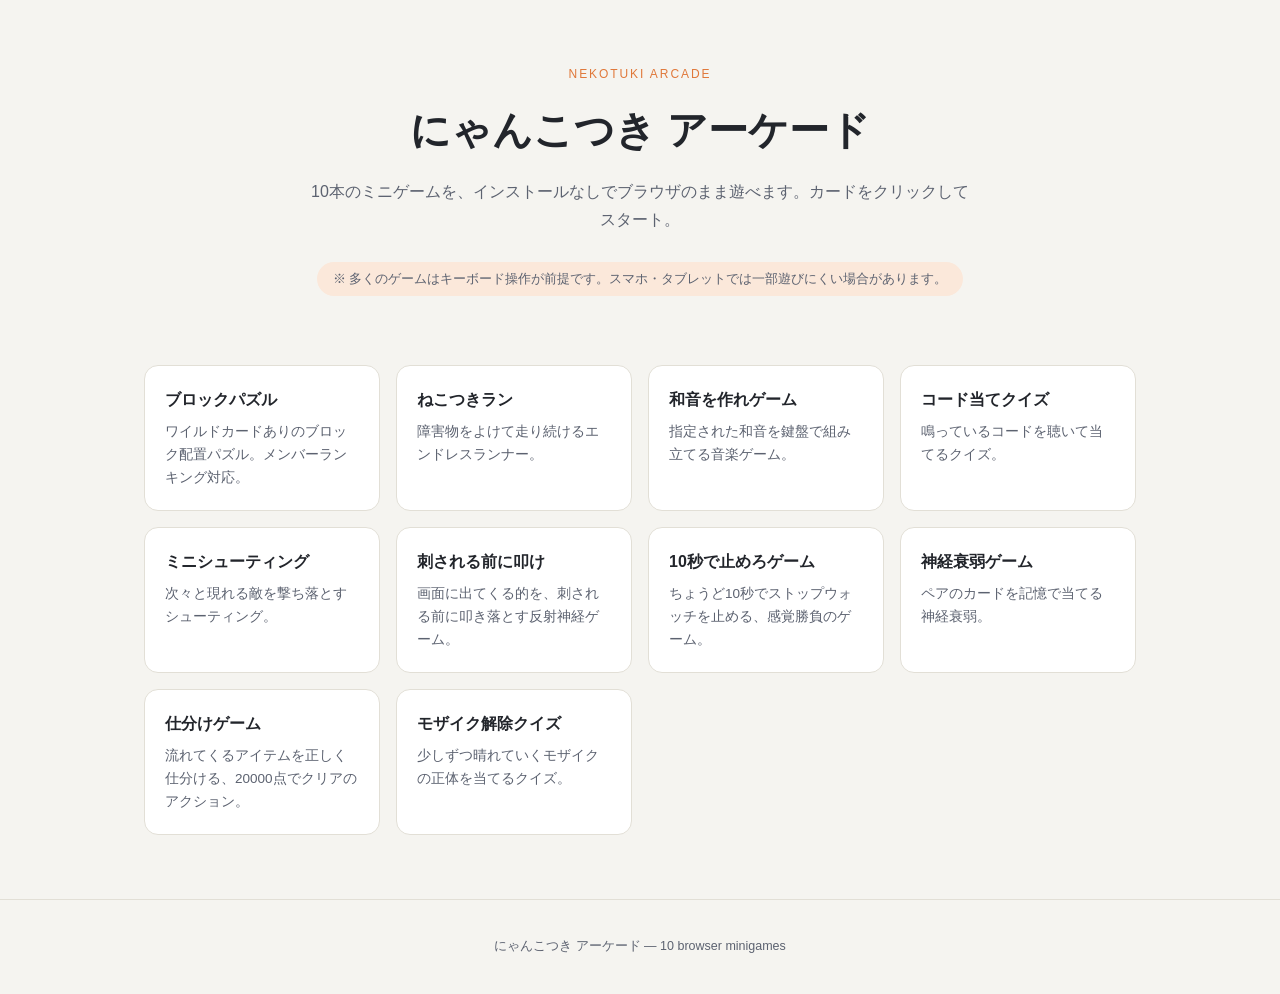
<file: index.html>
<!doctype html>
<html lang="ja">
<head>
  <meta charset="utf-8" />
  <meta name="viewport" content="width=device-width, initial-scale=1" />
  <title>にゃんこつき アーケード</title>
  <meta name="description" content="にゃんこつきのミニゲーム10本をブラウザで遊べるアーケード" />
  <link rel="stylesheet" href="style.css" />
</head>
<body>
  <header class="hero">
    <p class="eyebrow">NEKOTUKI ARCADE</p>
    <h1>にゃんこつき アーケード</h1>
    <p class="lede">10本のミニゲームを、インストールなしでブラウザのまま遊べます。カードをクリックしてスタート。</p>
    <p class="note">※ 多くのゲームはキーボード操作が前提です。スマホ・タブレットでは一部遊びにくい場合があります。</p>
  </header>

  <main class="grid">
    <a class="card" href="games/blockpuzzle/">
      <span class="card-title">ブロックパズル</span>
      <span class="card-desc">ワイルドカードありのブロック配置パズル。メンバーランキング対応。</span>
    </a>
    <a class="card" href="games/rungame/">
      <span class="card-title">ねこつきラン</span>
      <span class="card-desc">障害物をよけて走り続けるエンドレスランナー。</span>
    </a>
    <a class="card" href="games/03_waon/">
      <span class="card-title">和音を作れゲーム</span>
      <span class="card-desc">指定された和音を鍵盤で組み立てる音楽ゲーム。</span>
    </a>
    <a class="card" href="games/04_chordquiz/">
      <span class="card-title">コード当てクイズ</span>
      <span class="card-desc">鳴っているコードを聴いて当てるクイズ。</span>
    </a>
    <a class="card" href="games/05_shooting/">
      <span class="card-title">ミニシューティング</span>
      <span class="card-desc">次々と現れる敵を撃ち落とすシューティング。</span>
    </a>
    <a class="card" href="games/06_haetataki/">
      <span class="card-title">刺される前に叩け</span>
      <span class="card-desc">画面に出てくる的を、刺される前に叩き落とす反射神経ゲーム。</span>
    </a>
    <a class="card" href="games/07_tomero/">
      <span class="card-title">10秒で止めろゲーム</span>
      <span class="card-desc">ちょうど10秒でストップウォッチを止める、感覚勝負のゲーム。</span>
    </a>
    <a class="card" href="games/08_shinkeisuijaku/">
      <span class="card-title">神経衰弱ゲーム</span>
      <span class="card-desc">ペアのカードを記憶で当てる神経衰弱。</span>
    </a>
    <a class="card" href="games/09_shiwake/">
      <span class="card-title">仕分けゲーム</span>
      <span class="card-desc">流れてくるアイテムを正しく仕分ける、20000点でクリアのアクション。</span>
    </a>
    <a class="card" href="games/10_mosaic/">
      <span class="card-title">モザイク解除クイズ</span>
      <span class="card-desc">少しずつ晴れていくモザイクの正体を当てるクイズ。</span>
    </a>
  </main>

  <footer>
    <p>にゃんこつき アーケード — 10 browser minigames</p>
  </footer>
</body>
</html>
</file>
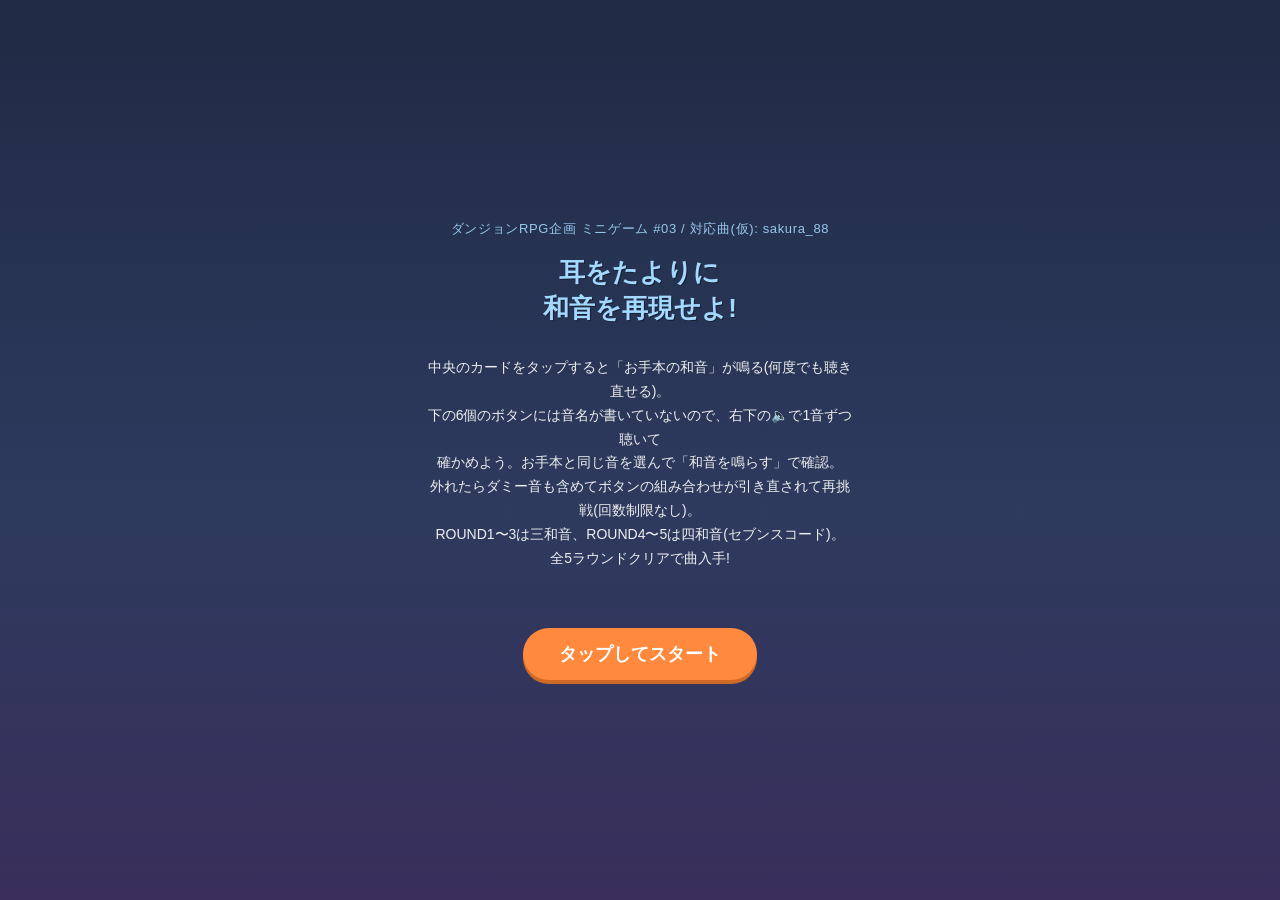
<file: games/03_waon/index.html>
<!DOCTYPE html>
<html lang="ja">
<head>
<meta charset="UTF-8">
<meta name="viewport" content="width=device-width, initial-scale=1.0, maximum-scale=1.0, user-scalable=no">
<title>和音を作れ!ゲーム</title>
<link rel="stylesheet" href="style.css">
</head>
<body>
  <div id="app">

    <section id="startScreen" class="screen">
      <p class="song-tag">ダンジョンRPG企画 ミニゲーム #03 / 対応曲(仮): sakura_88</p>
      <h1>耳をたよりに<br>和音を再現せよ!</h1>
      <p class="hint">
        中央のカードをタップすると「お手本の和音」が鳴る(何度でも聴き直せる)。<br>
        下の6個のボタンには音名が書いていないので、右下の🔈で1音ずつ聴いて<br>
        確かめよう。お手本と同じ音を選んで「和音を鳴らす」で確認。<br>
        外れたらダミー音も含めてボタンの組み合わせが引き直されて再挑戦(回数制限なし)。<br>
        ROUND1〜3は三和音、ROUND4〜5は四和音(セブンスコード)。<br>
        全5ラウンドクリアで曲入手!
      </p>
      <p class="best-hint" id="bestHint"></p>
      <button id="startBtn" class="primary-btn">タップしてスタート</button>
    </section>

    <section id="gameScreen" class="screen hidden">
      <header id="hud">
        <div id="roundLabel">ROUND 1 / 5</div>
        <div id="scoreLabel">SCORE 0</div>
        <div id="attemptsLabel">挑戦 1回目</div>
      </header>

      <div id="playArea">
        <button id="sampleCard">
          <span id="sampleIcon">🎵</span>
          <span id="sampleLabel">タップしてお手本を聴く</span>
        </button>

        <div id="feedbackLabel"></div>

        <div id="noteGrid"></div>

        <button id="playChordBtn" class="primary-btn" disabled>和音を鳴らす(0/3)</button>
      </div>
    </section>

    <section id="resultScreen" class="screen hidden">
      <h2 id="resultTitle">♪ sakura_88 入手!</h2>
      <p id="resultMessage"></p>
      <button id="retryBtn" class="primary-btn">もう一度あそぶ</button>
    </section>

  </div>

  <script src="script.js"></script>
</body>
</html>
</file>
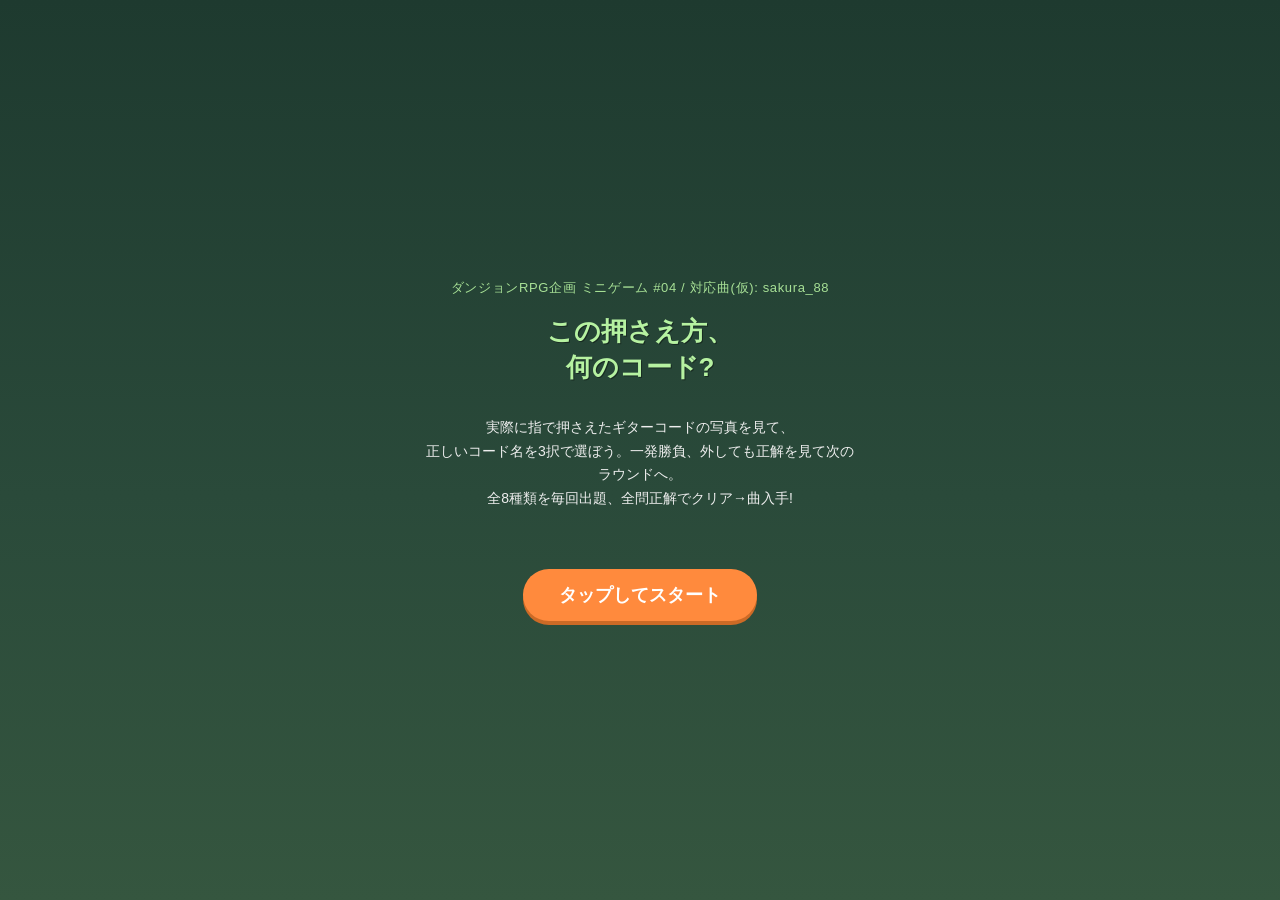
<file: games/04_chordquiz/index.html>
<!DOCTYPE html>
<html lang="ja">
<head>
<meta charset="UTF-8">
<meta name="viewport" content="width=device-width, initial-scale=1.0, maximum-scale=1.0, user-scalable=no">
<title>コード当てクイズ</title>
<link rel="stylesheet" href="style.css">
</head>
<body>
  <div id="app">

    <section id="startScreen" class="screen">
      <p class="song-tag">ダンジョンRPG企画 ミニゲーム #04 / 対応曲(仮): sakura_88</p>
      <h1>この押さえ方、<br>何のコード?</h1>
      <p class="hint">
        実際に指で押さえたギターコードの写真を見て、<br>
        正しいコード名を3択で選ぼう。一発勝負、外しても正解を見て次のラウンドへ。<br>
        全8種類を毎回出題、全問正解でクリア→曲入手!
      </p>
      <p class="best-hint" id="bestHint"></p>
      <button id="startBtn" class="primary-btn">タップしてスタート</button>
    </section>

    <section id="gameScreen" class="screen hidden">
      <header id="hud">
        <div id="roundLabel">ROUND 1 / 8</div>
        <div id="scoreLabel">SCORE 0</div>
        <button id="muteBtn" class="mute-btn">🔊</button>
      </header>

      <div id="playArea">
        <div id="shapeCard">
          <div id="shapeNumber"></div>
          <div id="shapeCaption">これは何のコード?</div>
        </div>
        <div id="feedbackLabel"></div>
        <div id="choices"></div>
      </div>
    </section>

    <section id="resultScreen" class="screen hidden">
      <h2 id="resultTitle">結果</h2>
      <p id="resultMessage"></p>
      <button id="retryBtn" class="primary-btn">もう一度あそぶ</button>
    </section>

    <audio id="bgm" src="assets/sakura_88.m4a" preload="auto"></audio>
  </div>

  <script src="script.js"></script>
</body>
</html>
</file>
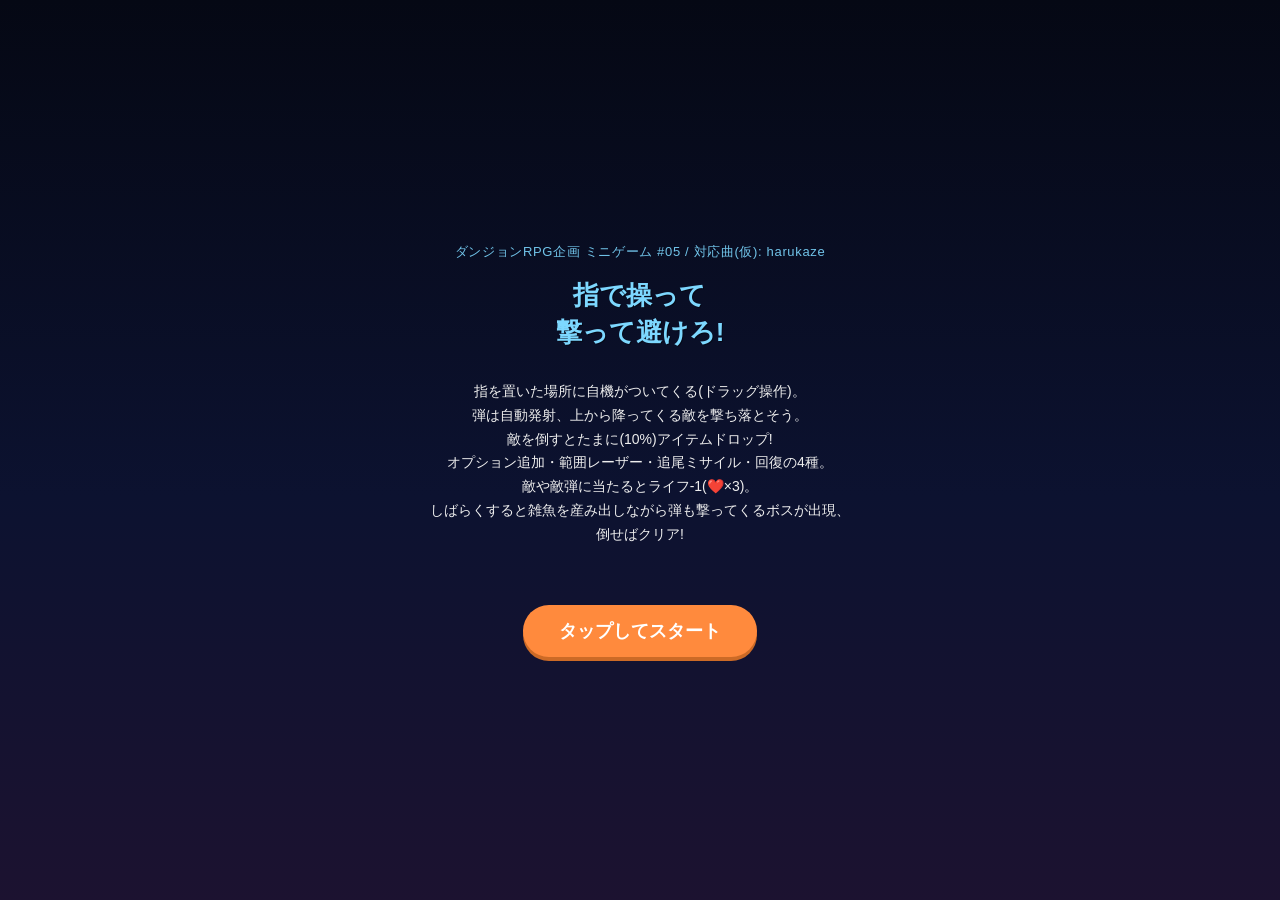
<file: games/05_shooting/index.html>
<!DOCTYPE html>
<html lang="ja">
<head>
<meta charset="UTF-8">
<meta name="viewport" content="width=device-width, initial-scale=1.0, maximum-scale=1.0, user-scalable=no">
<title>ミニシューティング</title>
<link rel="stylesheet" href="style.css">
</head>
<body>
  <div id="app">

    <section id="startScreen" class="screen">
      <p class="song-tag">ダンジョンRPG企画 ミニゲーム #05 / 対応曲(仮): harukaze</p>
      <h1>指で操って<br>撃って避けろ!</h1>
      <p class="hint">
        指を置いた場所に自機がついてくる(ドラッグ操作)。<br>
        弾は自動発射、上から降ってくる敵を撃ち落とそう。<br>
        敵を倒すとたまに(10%)アイテムドロップ!<br>
        オプション追加・範囲レーザー・追尾ミサイル・回復の4種。<br>
        敵や敵弾に当たるとライフ-1(❤️×3)。<br>
        しばらくすると雑魚を産み出しながら弾も撃ってくるボスが出現、倒せばクリア!
      </p>
      <p class="best-hint" id="bestHint"></p>
      <button id="startBtn" class="primary-btn" disabled>読み込み中…</button>
    </section>

    <section id="gameScreen" class="screen hidden">
      <header id="hud">
        <div id="livesLabel">❤️❤️❤️</div>
        <div id="scoreLabel">SCORE 0</div>
        <button id="muteBtn" class="mute-btn">🔊</button>
      </header>
      <div id="toast" class="hidden"></div>
      <div id="bossHpWrap" class="hidden">
        <div id="bossHpLabel">BOSS</div>
        <div id="bossHpBar"><div id="bossHpFill"></div></div>
      </div>
      <div id="field"></div>
    </section>

    <section id="resultScreen" class="screen hidden">
      <h2 id="resultTitle">結果</h2>
      <p id="resultMessage"></p>
      <button id="retryBtn" class="primary-btn">もう一度あそぶ</button>
    </section>

    <audio id="bgm" src="assets/harukaze.m4a" preload="auto"></audio>
  </div>

  <script src="script.js"></script>
</body>
</html>
</file>
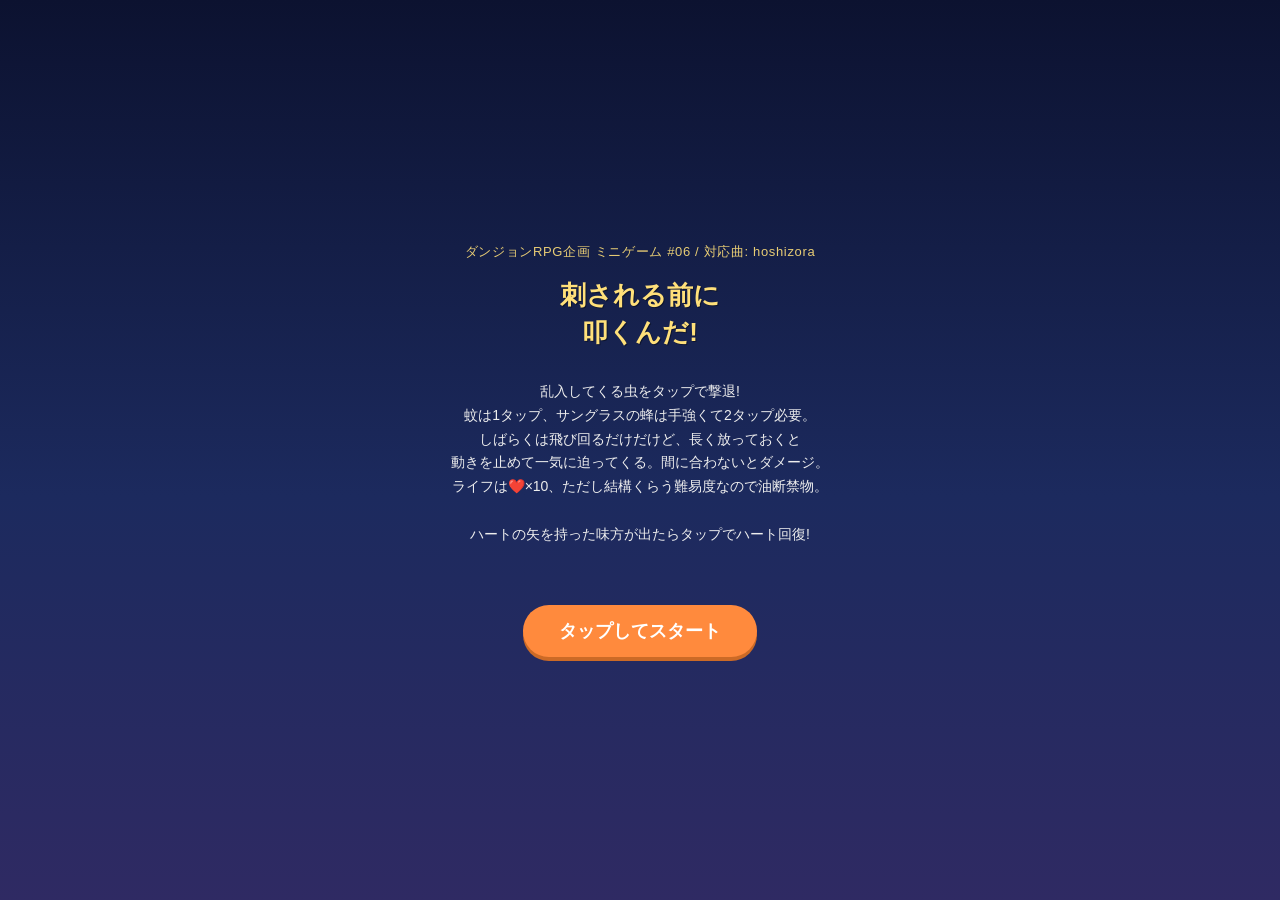
<file: games/06_haetataki/index.html>
<!DOCTYPE html>
<html lang="ja">
<head>
<meta charset="UTF-8">
<meta name="viewport" content="width=device-width, initial-scale=1.0, maximum-scale=1.0, user-scalable=no">
<title>刺される前に叩け!</title>
<link rel="stylesheet" href="style.css">
</head>
<body>
  <div id="app">

    <section id="startScreen" class="screen">
      <p class="song-tag">ダンジョンRPG企画 ミニゲーム #06 / 対応曲: hoshizora</p>
      <h1>刺される前に<br>叩くんだ!</h1>
      <p class="hint">
        乱入してくる虫をタップで撃退!<br>
        蚊は1タップ、サングラスの蜂は手強くて2タップ必要。<br>
        しばらくは飛び回るだけだけど、長く放っておくと<br>
        動きを止めて一気に迫ってくる。間に合わないとダメージ。<br>
        ライフは❤️×10、ただし結構くらう難易度なので油断禁物。<br><br>
        ハートの矢を持った味方が出たらタップでハート回復!
      </p>
      <p class="best-hint" id="bestHint"></p>
      <button id="startBtn" class="primary-btn" disabled>読み込み中…</button>
    </section>

    <section id="gameScreen" class="screen hidden">
      <header id="hud">
        <div id="livesLabel">❤️ 10/10</div>
        <div id="scoreLabel">SCORE 0</div>
        <div id="comboLabel" class="hidden">0 COMBO</div>
        <button id="muteBtn" class="mute-btn">🔊</button>
      </header>
      <div id="toast" class="hidden"></div>
      <div id="field"></div>
    </section>

    <section id="resultScreen" class="screen hidden">
      <h2 id="resultTitle">結果</h2>
      <p id="resultMessage"></p>
      <button id="retryBtn" class="primary-btn">もう一度あそぶ</button>
    </section>

    <audio id="bgm" src="assets/hoshizora.m4a" preload="auto"></audio>
  </div>

  <script src="script.js"></script>
</body>
</html>
</file>
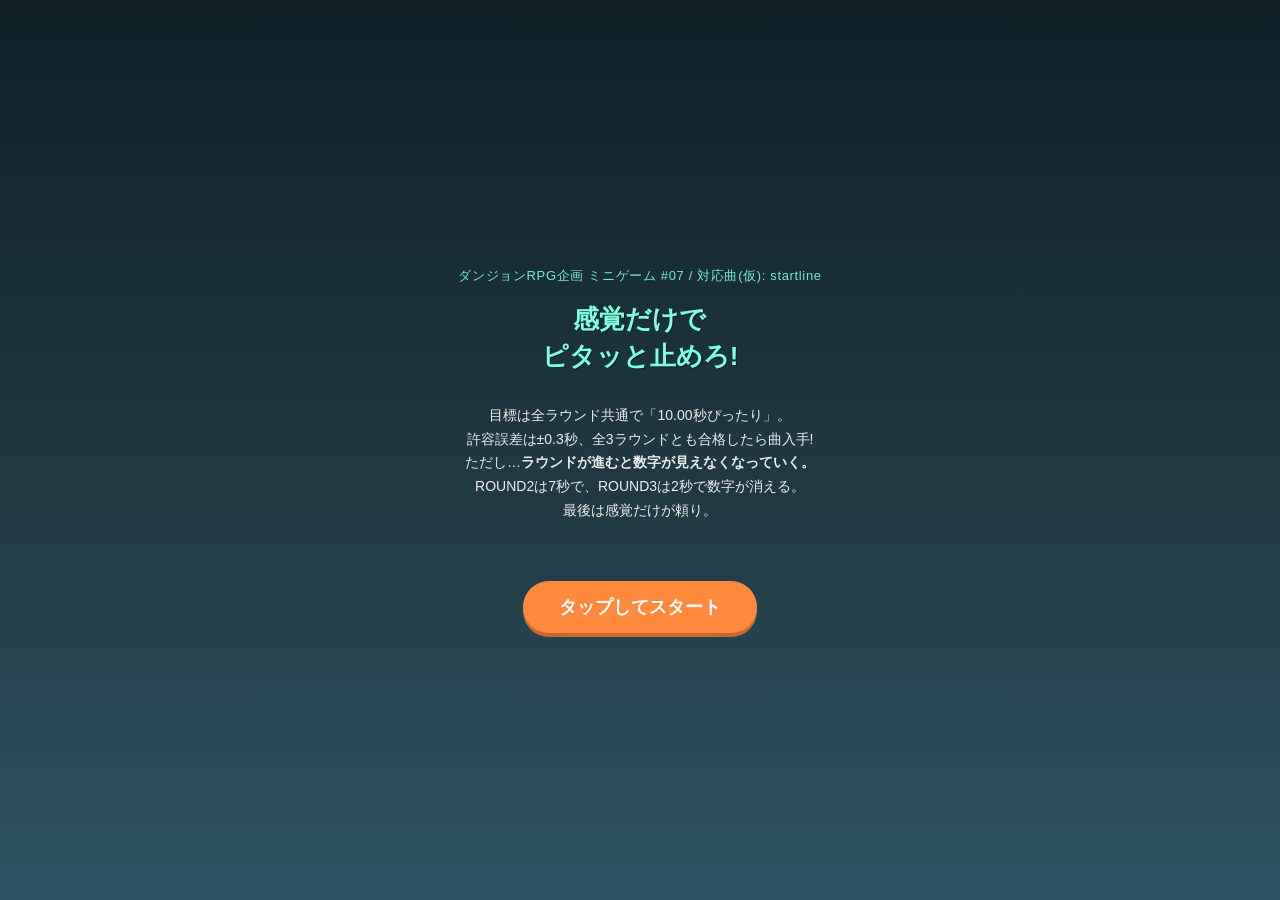
<file: games/07_tomero/index.html>
<!DOCTYPE html>
<html lang="ja">
<head>
<meta charset="UTF-8">
<meta name="viewport" content="width=device-width, initial-scale=1.0, maximum-scale=1.0, user-scalable=no">
<title>10秒で止めろ!ゲーム</title>
<link rel="stylesheet" href="style.css">
</head>
<body>
  <div id="app">

    <section id="startScreen" class="screen">
      <p class="song-tag">ダンジョンRPG企画 ミニゲーム #07 / 対応曲(仮): startline</p>
      <h1>感覚だけで<br>ピタッと止めろ!</h1>
      <p class="hint">
        目標は全ラウンド共通で「10.00秒ぴったり」。<br>
        許容誤差は±0.3秒、全3ラウンドとも合格したら曲入手!<br>
        ただし…<strong>ラウンドが進むと数字が見えなくなっていく。</strong><br>
        ROUND2は7秒で、ROUND3は2秒で数字が消える。<br>
        最後は感覚だけが頼り。
      </p>
      <p class="best-hint" id="bestHint"></p>
      <button id="startBtn" class="primary-btn" disabled>読み込み中…</button>
    </section>

    <section id="gameScreen" class="screen hidden">
      <header id="hud">
        <div id="roundLabel">ROUND 1 / 3</div>
        <div id="scoreLabel">SCORE 0</div>
      </header>

      <div id="playArea">
        <div id="targetLabel">目標 -.-- 秒</div>
        <div id="timerDisplay">0.00</div>
        <div id="gaugeWrap">
          <div id="gauge">
            <div id="gaugeTarget"></div>
            <div id="gaugeTolerance"></div>
            <div id="gaugeMarker" class="hidden"></div>
          </div>
        </div>
        <div id="feedbackLabel"></div>
        <button id="roundBtn" class="primary-btn">▶ スタート</button>
      </div>
    </section>

    <section id="resultScreen" class="screen hidden">
      <h2 id="resultTitle">結果</h2>
      <p id="resultMessage"></p>
      <button id="retryBtn" class="primary-btn">もう一度あそぶ</button>
    </section>

  </div>

  <script src="script.js"></script>
</body>
</html>
</file>
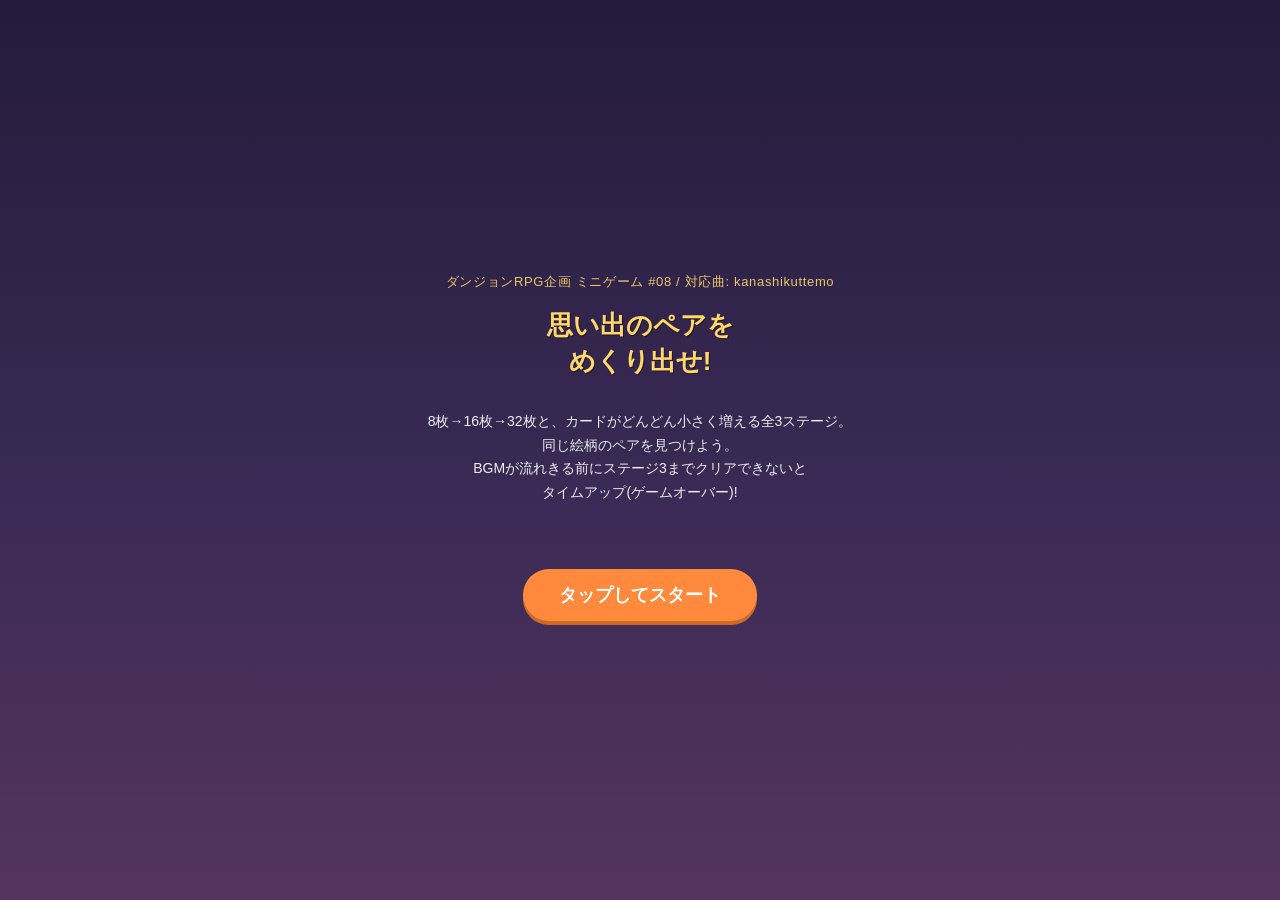
<file: games/08_shinkeisuijaku/index.html>
<!DOCTYPE html>
<html lang="ja">
<head>
<meta charset="UTF-8">
<meta name="viewport" content="width=device-width, initial-scale=1.0, maximum-scale=1.0, user-scalable=no">
<title>神経衰弱ゲーム</title>
<link rel="stylesheet" href="style.css">
</head>
<body>
  <div id="app">

    <section id="startScreen" class="screen">
      <p class="song-tag">ダンジョンRPG企画 ミニゲーム #08 / 対応曲: kanashikuttemo</p>
      <h1>思い出のペアを<br>めくり出せ!</h1>
      <p class="hint">
        8枚→16枚→32枚と、カードがどんどん小さく増える全3ステージ。<br>
        同じ絵柄のペアを見つけよう。<br>
        BGMが流れきる前にステージ3までクリアできないと<br>
        タイムアップ(ゲームオーバー)!
      </p>
      <p class="best-hint" id="bestHint"></p>
      <button id="startBtn" class="primary-btn" disabled>読み込み中…</button>
    </section>

    <section id="gameScreen" class="screen hidden">
      <header id="hud">
        <div id="turnsLabel">手数 0</div>
        <div id="scoreLabel">SCORE 0</div>
        <div id="comboLabel" class="hidden">0 COMBO</div>
        <button id="muteBtn" class="mute-btn">🔊</button>
      </header>
      <div id="stageLabel">STAGE 1 / 3</div>
      <div id="toast" class="hidden"></div>
      <div id="board"></div>
      <div id="stageTransition" class="hidden"></div>
    </section>

    <section id="resultScreen" class="screen hidden">
      <h2 id="resultTitle">♪ kanashikuttemo 入手!</h2>
      <p id="resultMessage"></p>
      <button id="replayBtn" class="primary-btn secondary">曲を通しで聴く</button>
      <button id="retryBtn" class="primary-btn">もう一度あそぶ</button>
    </section>

    <audio id="bgm" src="assets/kanashikuttemo.m4a" preload="auto"></audio>
  </div>

  <script src="script.js"></script>
</body>
</html>
</file>
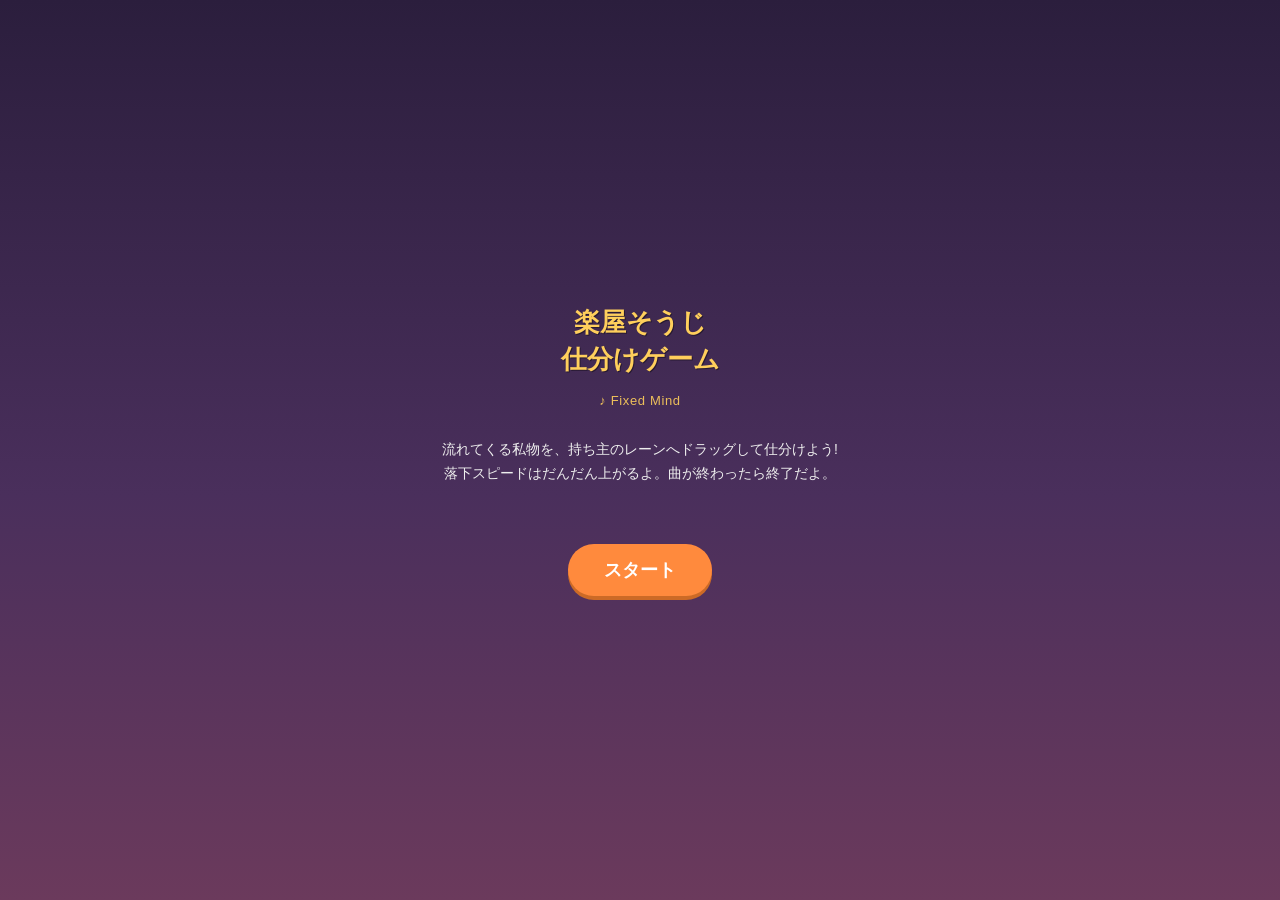
<file: games/09_shiwake/index.html>
<!DOCTYPE html>
<html lang="ja">
<head>
<meta charset="UTF-8">
<meta name="viewport" content="width=device-width, initial-scale=1.0, maximum-scale=1.0, user-scalable=no">
<title>楽屋そうじ 仕分けゲーム</title>
<link rel="stylesheet" href="style.css">
</head>
<body>
<div id="app">

  <div id="startScreen" class="screen">
    <h1>楽屋そうじ<br>仕分けゲーム</h1>
    <p class="song-tag">♪ Fixed Mind</p>
    <p class="hint">流れてくる私物を、持ち主のレーンへドラッグして仕分けよう!<br>落下スピードはだんだん上がるよ。曲が終わったら終了だよ。</p>
    <p class="best-hint" id="bestHint"></p>
    <button id="startBtn" class="primary-btn" disabled>読み込み中…</button>
  </div>

  <div id="gameScreen" class="screen hidden">
    <div id="hud">
      <span id="scoreLabel">SCORE 0</span>
      <span id="comboLabel" class="hidden"></span>
      <span id="missLabel">ミス 0/3</span>
      <button id="muteBtn" class="mute-btn" aria-label="ミュート切替">🔊</button>
    </div>

    <div id="toast" class="hidden"></div>

    <div id="belt"></div>

    <div id="lanes">
      <div class="lane" data-member="saaya">
        <div class="lane-drop"></div>
        <img class="lane-icon" src="assets/lane-saaya.png" alt="さあや">
        <span class="lane-name">さあや</span>
      </div>
      <div class="lane" data-member="maana">
        <div class="lane-drop"></div>
        <img class="lane-icon" src="assets/lane-maana.png" alt="まあな">
        <span class="lane-name">まあな</span>
      </div>
      <div class="lane" data-member="yujiro">
        <div class="lane-drop"></div>
        <img class="lane-icon" src="assets/lane-yujiro.png" alt="ゆうじろう">
        <span class="lane-name">ゆうじろう</span>
      </div>
      <div class="lane" data-member="kojiro">
        <div class="lane-drop"></div>
        <img class="lane-icon" src="assets/lane-kojiro.png" alt="こうじろう">
        <span class="lane-name">こうじろう</span>
      </div>
    </div>
  </div>

  <div id="resultScreen" class="screen hidden">
    <h2 id="resultTitle"></h2>
    <p id="resultMessage"></p>
    <button id="retryBtn" class="primary-btn">もう一回</button>
  </div>

  <audio id="bgm" src="assets/bgm.m4a" preload="auto"></audio>
</div>
<script src="script.js"></script>
</body>
</html>
</file>
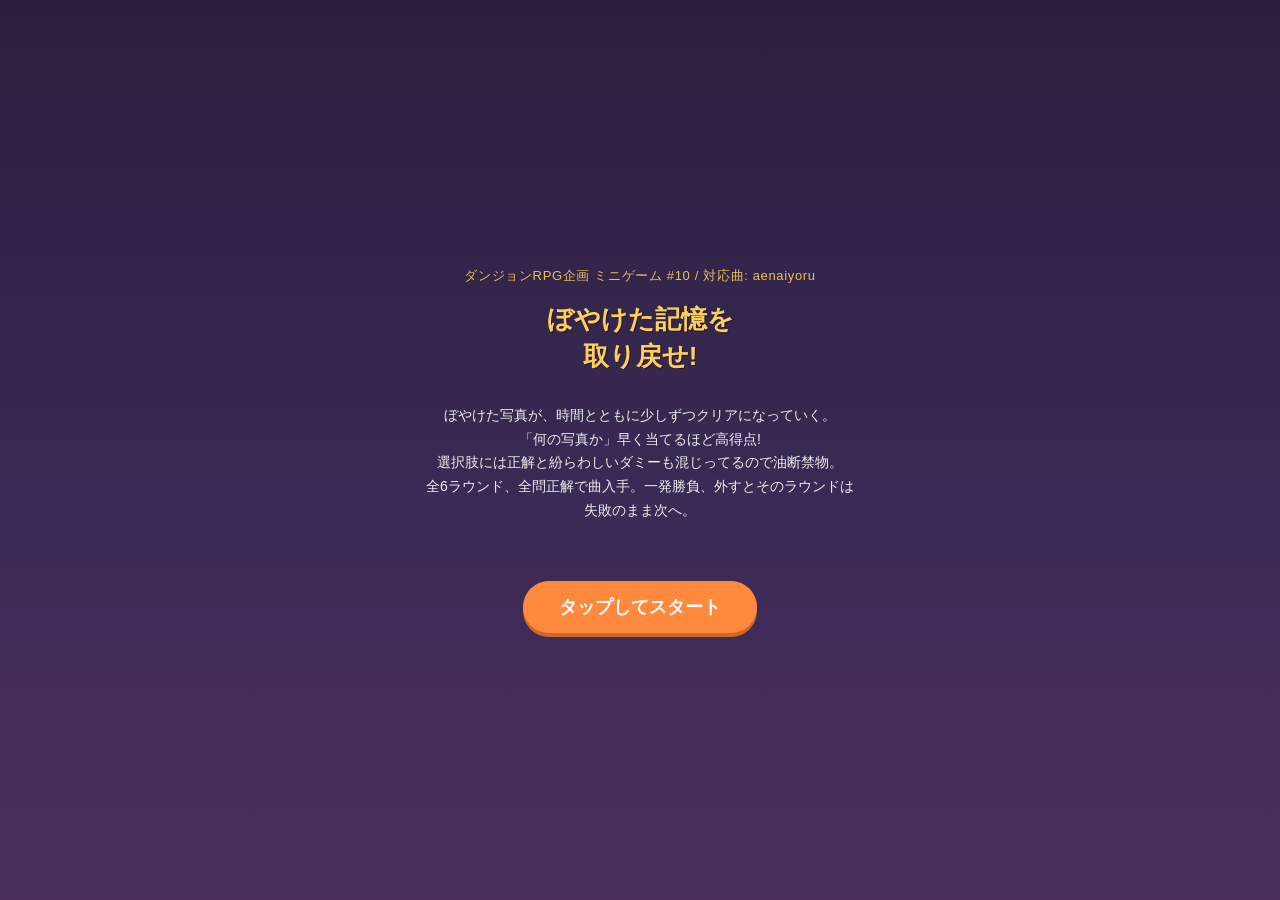
<file: games/10_mosaic/index.html>
<!DOCTYPE html>
<html lang="ja">
<head>
<meta charset="UTF-8">
<meta name="viewport" content="width=device-width, initial-scale=1.0, maximum-scale=1.0, user-scalable=no">
<title>何が映ってるでしょうかクイズ</title>
<link rel="stylesheet" href="style.css">
</head>
<body>
  <div id="app">

    <section id="startScreen" class="screen">
      <p class="song-tag">ダンジョンRPG企画 ミニゲーム #10 / 対応曲: aenaiyoru</p>
      <h1>ぼやけた記憶を<br>取り戻せ!</h1>
      <p class="hint">
        ぼやけた写真が、時間とともに少しずつクリアになっていく。<br>
        「何の写真か」早く当てるほど高得点!<br>
        選択肢には正解と紛らわしいダミーも混じってるので油断禁物。<br>
        全6ラウンド、全問正解で曲入手。一発勝負、外すとそのラウンドは失敗のまま次へ。
      </p>
      <p class="best-hint" id="bestHint"></p>
      <button id="startBtn" class="primary-btn">タップしてスタート</button>
    </section>

    <section id="gameScreen" class="screen hidden">
      <header id="hud">
        <div id="roundLabel">ROUND 1 / 6</div>
        <div id="scoreLabel">SCORE 0</div>
        <button id="muteBtn" class="mute-btn">🔊</button>
      </header>

      <div id="playArea">
        <div id="photoFrame">
          <div id="photo"></div>
        </div>
        <div id="feedbackLabel"></div>
        <div id="choices"></div>
      </div>
    </section>

    <section id="resultScreen" class="screen hidden">
      <h2 id="resultTitle">結果</h2>
      <p id="resultMessage"></p>
      <button id="retryBtn" class="primary-btn">もう一度あそぶ</button>
    </section>

    <audio id="bgm" src="assets/aenaiyoru.m4a" preload="auto"></audio>
  </div>

  <script src="script.js"></script>
</body>
</html>
</file>
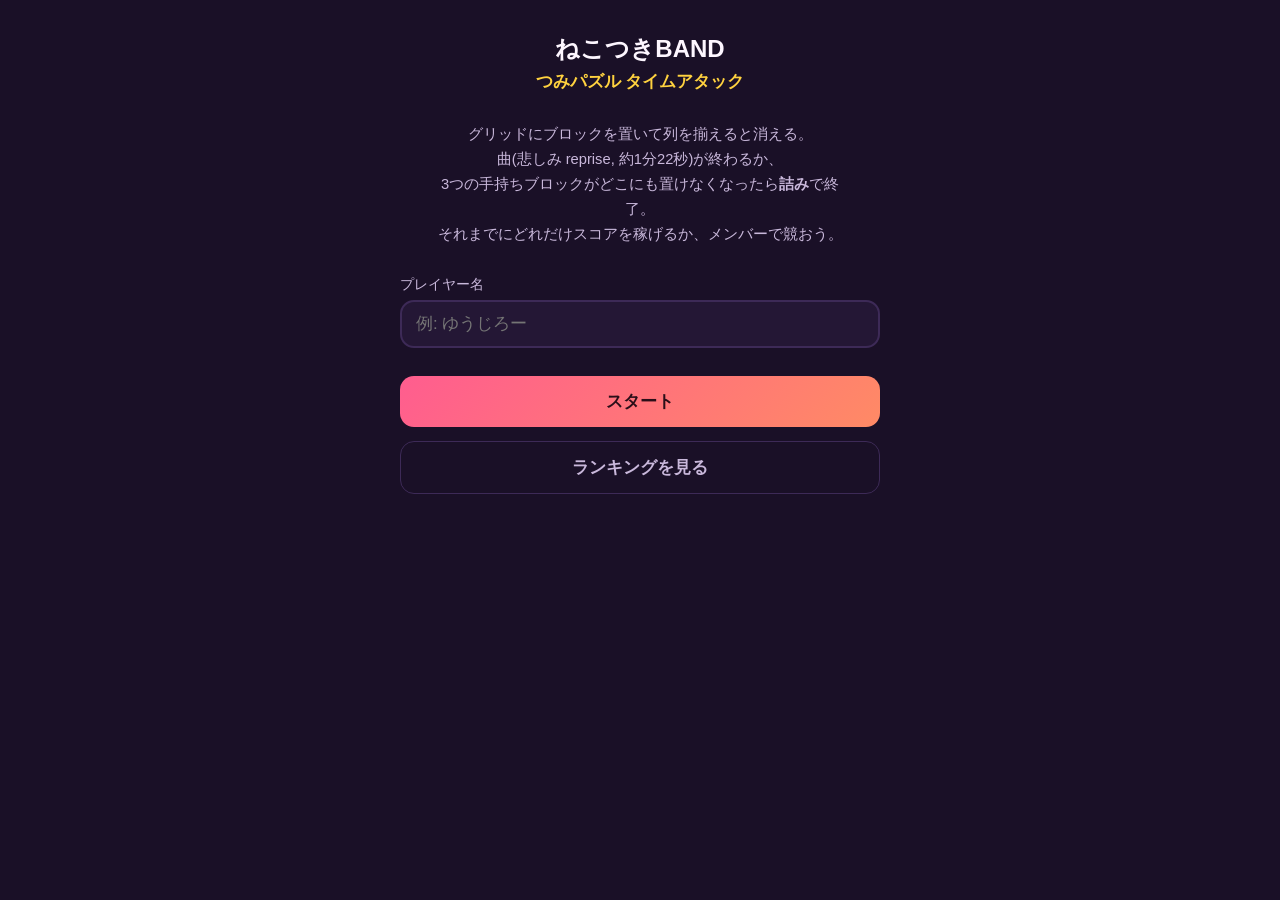
<file: games/blockpuzzle/index.html>
<!DOCTYPE html>
<html lang="ja">
<head>
<meta charset="UTF-8">
<meta name="viewport" content="width=device-width, initial-scale=1.0, maximum-scale=1, user-scalable=no">
<title>ネコツキBAND パズル - 詰みタイムアタック</title>
<link rel="stylesheet" href="style.css">
</head>
<body>

<audio id="bgm" src="assets/bgm.m4a" preload="auto"></audio>
<div id="error-banner" class="error-banner hidden"></div>

<!-- タイトル / プレイヤー入力画面 -->
<section id="screen-title" class="screen">
  <h1>ねこつきBAND<br><span class="sub">つみパズル タイムアタック</span></h1>
  <p class="desc">
    グリッドにブロックを置いて列を揃えると消える。<br>
    曲(悲しみ reprise, 約1分22秒)が終わるか、<br>
    3つの手持ちブロックがどこにも置けなくなったら<b>詰み</b>で終了。<br>
    それまでにどれだけスコアを稼げるか、メンバーで競おう。
  </p>
  <div class="field">
    <label for="player-name">プレイヤー名</label>
    <input type="text" id="player-name" maxlength="10" placeholder="例: ゆうじろー">
  </div>
  <div id="quick-names" class="quick-names"></div>
  <button id="btn-start" class="btn btn-primary">スタート</button>
  <button id="btn-show-board" class="btn btn-ghost">ランキングを見る</button>
</section>

<!-- ゲーム画面 -->
<section id="screen-game" class="screen hidden">
  <div class="hud">
    <div class="hud-item">
      <span class="hud-label">SCORE</span>
      <span id="score" class="hud-value">0</span>
    </div>
    <div class="hud-item">
      <span class="hud-label">PLAYER</span>
      <span id="hud-player" class="hud-value hud-player"></span>
    </div>
    <div class="hud-item">
      <span class="hud-label">🎵 残り</span>
      <div class="song-bar-track"><div id="song-bar" class="song-bar-fill"></div></div>
    </div>
  </div>

  <div id="board" class="board"></div>

  <div id="tray" class="tray"></div>

  <p id="hint" class="hint">ブロックをタップして選び、置きたいマスをタップ</p>
</section>

<!-- ゲームオーバー画面 -->
<section id="screen-over" class="screen hidden">
  <h2 id="over-title">詰み!</h2>
  <p class="over-score">スコア <span id="final-score">0</span></p>
  <p id="over-reason" class="over-reason"></p>
  <button id="btn-again" class="btn btn-primary">つぎのメンバーへ</button>
  <button id="btn-board" class="btn btn-ghost">ランキングを見る</button>
</section>

<!-- ランキング画面 -->
<section id="screen-board" class="screen hidden">
  <h2>ランキング</h2>
  <ol id="leaderboard" class="leaderboard"></ol>
  <button id="btn-board-back" class="btn btn-primary">もどる</button>
  <button id="btn-board-clear" class="btn btn-ghost">記録をリセット</button>
</section>

<script src="script.js"></script>
</body>
</html>
</file>
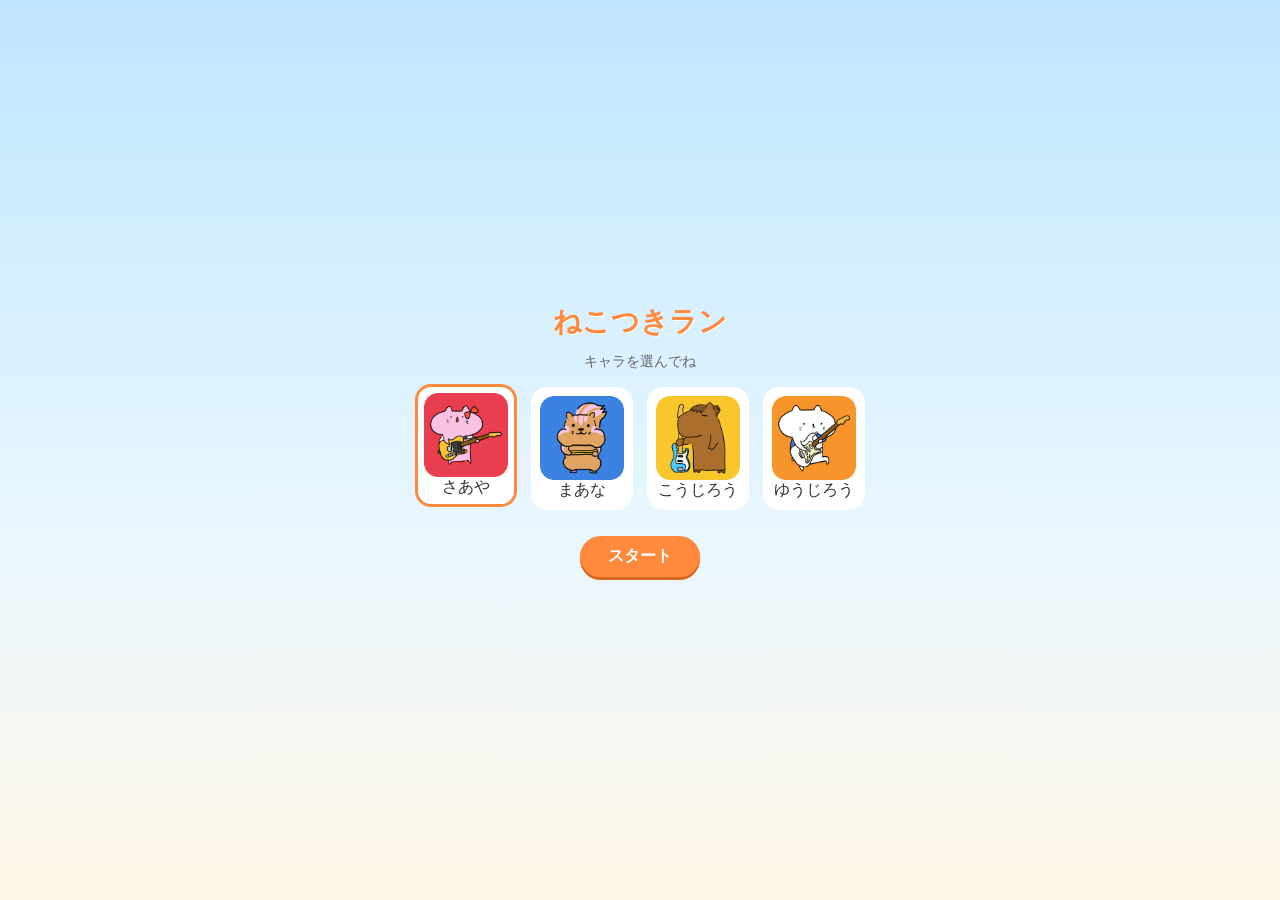
<file: games/rungame/index.html>
<!DOCTYPE html>
<html lang="ja">
<head>
<meta charset="UTF-8">
<meta name="viewport" content="width=device-width, initial-scale=1.0">
<title>ねこつきラン</title>
<link rel="stylesheet" href="style.css">
</head>
<body>
<div id="app">
  <h1>ねこつきラン</h1>

  <div id="charSelect" class="screen">
    <p class="hint">キャラを選んでね</p>
    <div id="charList" class="char-list"></div>
    <button id="startBtn" class="primary-btn">スタート</button>
    <div id="rankingPreview"></div>
  </div>

  <div id="gameScreen" class="screen hidden">
    <div id="hud">
      <span id="scoreLabel">SCORE: 0</span>
      <span id="notesLabel">♪ 0</span>
      <span id="iraLabel">イラ 10</span>
      <span id="bestLabel">BEST: 0</span>
    </div>
    <canvas id="canvas" width="800" height="300"></canvas>
    <p class="hint">スペース / ↑ / タップ でジャンプ</p>
  </div>

  <div id="gameOverScreen" class="screen hidden">
    <h2 id="gameOverTitle">ゲームオーバー</h2>
    <p id="gameOverMessage" class="game-over-message"></p>
    <p id="finalScore" class="final-score">SCORE: 0</p>
    <div id="nameEntry">
      <input id="nameInput" type="text" placeholder="なまえ" maxlength="10">
      <div id="recentChips" class="chip-list"></div>
      <button id="saveScoreBtn" class="primary-btn">記録してリーダーボードへ</button>
    </div>
    <button id="retryBtn" class="secondary-btn">もう一回</button>
  </div>

  <div id="rankingScreen" class="screen hidden">
    <h2>リーダーボード</h2>
    <ol id="rankingList"></ol>
    <button id="backToTitleBtn" class="secondary-btn">タイトルへ</button>
  </div>

  <div id="errorBanner"></div>
</div>
<audio id="bgm" src="assets/bgm.m4a" preload="auto"></audio>
<script src="script.js"></script>
</body>
</html>
</file>
<file: style.css>
:root {
  --bg: #f5f4f0;
  --surface: #ffffff;
  --ink: #22252b;
  --ink-soft: #5c6270;
  --line: #e2dfd6;
  --accent: #e0783a;
  --accent-soft: #fbe8da;
}

@media (prefers-color-scheme: dark) {
  :root {
    --bg: #16181d;
    --surface: #1f2228;
    --ink: #eef0f4;
    --ink-soft: #a4a9b5;
    --line: #30343c;
    --accent: #f2955a;
    --accent-soft: #3a2a1e;
  }
}

* { box-sizing: border-box; }

body {
  margin: 0;
  background: var(--bg);
  color: var(--ink);
  font-family: -apple-system, BlinkMacSystemFont, "Hiragino Kaku Gothic ProN",
    "Hiragino Sans", "Yu Gothic", "Segoe UI", sans-serif;
  line-height: 1.7;
}

.hero {
  max-width: 720px;
  margin: 0 auto;
  padding: 64px 24px 32px;
  text-align: center;
}

.eyebrow {
  font-size: 12px;
  letter-spacing: 0.16em;
  color: var(--accent);
  margin: 0 0 12px;
}

h1 {
  font-size: clamp(28px, 5vw, 40px);
  margin: 0 0 14px;
}

.lede {
  color: var(--ink-soft);
  font-size: 16px;
  margin: 0 0 16px;
}

.note {
  display: inline-block;
  font-size: 13px;
  color: var(--ink-soft);
  background: var(--accent-soft);
  border-radius: 999px;
  padding: 6px 16px;
}

.grid {
  max-width: 1040px;
  margin: 24px auto 64px;
  padding: 0 24px;
  display: grid;
  grid-template-columns: repeat(auto-fill, minmax(220px, 1fr));
  gap: 16px;
}

.card {
  display: flex;
  flex-direction: column;
  gap: 8px;
  background: var(--surface);
  border: 1px solid var(--line);
  border-radius: 14px;
  padding: 20px;
  text-decoration: none;
  color: var(--ink);
  transition: transform 0.15s ease, border-color 0.15s ease;
}

.card:hover,
.card:focus-visible {
  transform: translateY(-2px);
  border-color: var(--accent);
  outline: none;
}

.card-title {
  font-size: 16px;
  font-weight: 700;
}

.card-desc {
  font-size: 13.5px;
  color: var(--ink-soft);
}

footer {
  text-align: center;
  padding: 24px;
  color: var(--ink-soft);
  font-size: 12.5px;
  border-top: 1px solid var(--line);
}
</file>
<file: games/03_waon/style.css>
* { box-sizing: border-box; -webkit-tap-highlight-color: transparent; }

html, body {
  margin: 0;
  height: 100%;
  overflow: hidden;
  background: linear-gradient(180deg, #1f2a44 0%, #2d3a5e 55%, #3a2f5c 100%);
  font-family: "Hiragino Maru Gothic ProN", "Yu Gothic", sans-serif;
  color: #333;
}

#app {
  position: relative;
  width: 100%;
  max-width: 480px;
  height: 100dvh;
  margin: 0 auto;
  background: linear-gradient(180deg, #1f2a44 0%, #2d3a5e 55%, #3a2f5c 100%);
  overflow: hidden;
}

.hidden { display: none !important; }

.screen {
  position: absolute;
  inset: 0;
  display: flex;
  flex-direction: column;
  align-items: center;
  justify-content: center;
  padding: 24px;
  text-align: center;
}

h1 {
  margin: 0 0 16px;
  font-size: 26px;
  line-height: 1.4;
  color: #a3d9ff;
  text-shadow: 1px 1px 0 rgba(0,0,0,0.4);
}

.song-tag {
  color: #a3d9ff;
  font-size: 13px;
  letter-spacing: 0.05em;
  margin: 0 0 16px;
  opacity: 0.9;
}

.hint {
  color: #eee;
  font-size: 14px;
  line-height: 1.7;
  margin-bottom: 12px;
}

.best-hint {
  color: #a3d9ff;
  font-size: 13px;
  margin-bottom: 20px;
  min-height: 1em;
}

.primary-btn {
  font-size: 18px;
  padding: 14px 36px;
  border: none;
  border-radius: 999px;
  background: #ff8a3d;
  color: #fff;
  font-weight: bold;
  box-shadow: 0 4px 0 #cc6a26;
}
.primary-btn:active {
  transform: translateY(2px);
  box-shadow: 0 2px 0 #cc6a26;
}
.primary-btn:disabled {
  background: #8a7a6a;
  box-shadow: 0 4px 0 #6b5d50;
  opacity: 0.7;
}

/* --- game screen --- */

#gameScreen {
  justify-content: flex-start;
  align-items: stretch;
  padding: 0;
}

#hud {
  display: flex;
  justify-content: space-between;
  align-items: center;
  gap: 8px;
  padding: 10px 16px;
  font-size: 13px;
  color: #fff;
  background: rgba(0,0,0,0.25);
  flex: 0 0 auto;
}
#scoreLabel {
  font-weight: bold;
  font-variant-numeric: tabular-nums;
}
#attemptsLabel { opacity: 0.85; }

#playArea {
  flex: 1 1 auto;
  display: flex;
  flex-direction: column;
  align-items: center;
  justify-content: center;
  gap: 14px;
  padding: 16px;
}

#sampleCard {
  width: 100%;
  max-width: 300px;
  border: none;
  border-radius: 18px;
  background: linear-gradient(160deg, #6a8dff 0%, #4a5fc7 100%);
  color: #fff;
  padding: 20px;
  display: flex;
  flex-direction: column;
  align-items: center;
  gap: 6px;
  box-shadow: 0 4px 12px rgba(0,0,0,0.35);
}
#sampleCard:active { transform: translateY(2px); }
#sampleIcon { font-size: 34px; }
#sampleLabel { font-size: 13px; font-weight: bold; opacity: 0.9; }

#feedbackLabel {
  min-height: 1.5em;
  font-size: 16px;
  font-weight: bold;
  color: #ffcf5c;
}

#noteGrid {
  display: grid;
  grid-template-columns: repeat(3, 1fr);
  gap: 10px;
  width: 100%;
  max-width: 320px;
}

.note-btn {
  position: relative;
  aspect-ratio: 1 / 1;
  border: none;
  border-radius: 14px;
  background: #fff;
  box-shadow: 0 3px 8px rgba(0,0,0,0.3);
  display: flex;
  align-items: center;
  justify-content: center;
  font-size: 26px;
  color: #888;
}
.note-btn.selected {
  background: #ffe9a8;
  box-shadow: 0 0 0 3px #ffcf5c, 0 3px 8px rgba(0,0,0,0.3);
}
.note-btn:active { transform: translateY(1px); }

.preview-btn {
  position: absolute;
  right: 4px;
  bottom: 4px;
  width: 26px;
  height: 26px;
  border: none;
  border-radius: 50%;
  background: rgba(0,0,0,0.5);
  color: #fff;
  font-size: 13px;
  line-height: 1;
  padding: 0;
}
.preview-btn:active { background: rgba(0,0,0,0.7); }

#resultScreen h2 {
  color: #a3d9ff;
  font-size: 24px;
}
#resultMessage {
  color: #fff;
  font-size: 15px;
  line-height: 1.9;
  margin-bottom: 24px;
  white-space: pre-line;
}
</file>
<file: games/04_chordquiz/style.css>
* { box-sizing: border-box; -webkit-tap-highlight-color: transparent; }

html, body {
  margin: 0;
  height: 100%;
  overflow: hidden;
  background: linear-gradient(180deg, #1e3a2f 0%, #2a4a3a 55%, #35563f 100%);
  font-family: "Hiragino Maru Gothic ProN", "Yu Gothic", sans-serif;
  color: #333;
}

#app {
  position: relative;
  width: 100%;
  max-width: 480px;
  height: 100dvh;
  margin: 0 auto;
  background: linear-gradient(180deg, #1e3a2f 0%, #2a4a3a 55%, #35563f 100%);
  overflow: hidden;
}

.hidden { display: none !important; }

.screen {
  position: absolute;
  inset: 0;
  display: flex;
  flex-direction: column;
  align-items: center;
  justify-content: center;
  padding: 24px;
  text-align: center;
}

h1 {
  margin: 0 0 16px;
  font-size: 26px;
  line-height: 1.4;
  color: #b6f2a1;
  text-shadow: 1px 1px 0 rgba(0,0,0,0.4);
}

.song-tag {
  color: #b6f2a1;
  font-size: 13px;
  letter-spacing: 0.05em;
  margin: 0 0 16px;
  opacity: 0.9;
}

.hint {
  color: #eee;
  font-size: 14px;
  line-height: 1.7;
  margin-bottom: 12px;
}

.best-hint {
  color: #b6f2a1;
  font-size: 13px;
  margin-bottom: 20px;
  min-height: 1em;
}

.primary-btn {
  font-size: 18px;
  padding: 14px 36px;
  border: none;
  border-radius: 999px;
  background: #ff8a3d;
  color: #fff;
  font-weight: bold;
  box-shadow: 0 4px 0 #cc6a26;
}
.primary-btn:active {
  transform: translateY(2px);
  box-shadow: 0 2px 0 #cc6a26;
}

/* --- game screen --- */

#gameScreen {
  justify-content: flex-start;
  align-items: stretch;
  padding: 0;
}

#hud {
  display: flex;
  justify-content: space-between;
  align-items: center;
  gap: 10px;
  padding: 10px 16px;
  font-size: 14px;
  color: #fff;
  background: rgba(0,0,0,0.25);
  flex: 0 0 auto;
}
#scoreLabel {
  font-weight: bold;
  font-variant-numeric: tabular-nums;
}

.mute-btn {
  border: none;
  background: rgba(255,255,255,0.15);
  color: #fff;
  font-size: 16px;
  width: 30px;
  height: 30px;
  border-radius: 50%;
  line-height: 1;
  padding: 0;
}
.mute-btn:active { background: rgba(255,255,255,0.3); }

#playArea {
  flex: 1 1 auto;
  display: flex;
  flex-direction: column;
  align-items: center;
  justify-content: center;
  gap: 18px;
  padding: 20px;
}

#shapeCard {
  width: 220px;
  height: 220px;
  border-radius: 20px;
  overflow: hidden;
  box-shadow: 0 6px 18px rgba(0,0,0,0.4);
  background: #111;
  display: flex;
  flex-direction: column;
  align-items: center;
  justify-content: center;
  gap: 8px;
}
#shapeNumber {
  width: 100%;
  flex: 1 1 auto;
  min-height: 0;
  line-height: 1;
}
#shapeNumber img {
  width: 100%;
  height: 100%;
  object-fit: contain;
  pointer-events: none;
  -webkit-user-drag: none;
}
#shapeCaption {
  font-size: 12px;
  color: rgba(255,255,255,0.85);
  font-weight: bold;
}

#feedbackLabel {
  min-height: 1.6em;
  font-size: 17px;
  font-weight: bold;
  color: #ffcf5c;
  text-align: center;
}

#choices {
  display: flex;
  flex-direction: column;
  gap: 10px;
  width: 100%;
  max-width: 280px;
}
.choice-btn {
  font-size: 18px;
  padding: 14px 8px;
  border: none;
  border-radius: 12px;
  background: #fff;
  color: #333;
  font-weight: bold;
  box-shadow: 0 3px 0 rgba(0,0,0,0.2);
}
.choice-btn:active {
  transform: translateY(2px);
  box-shadow: 0 1px 0 rgba(0,0,0,0.2);
}
.choice-btn:disabled { opacity: 0.6; }
.choice-btn.correct { background: #b6f2b6; box-shadow: 0 3px 0 #3fbf3f; }
.choice-btn.wrong { background: #f9b6b6; box-shadow: 0 3px 0 #d64545; }

#resultScreen h2 {
  color: #b6f2a1;
  font-size: 24px;
}
#resultMessage {
  color: #fff;
  font-size: 15px;
  line-height: 1.9;
  margin-bottom: 24px;
  white-space: pre-line;
}
</file>
<file: games/05_shooting/style.css>
* { box-sizing: border-box; -webkit-tap-highlight-color: transparent; }

html, body {
  margin: 0;
  height: 100%;
  overflow: hidden;
  background: linear-gradient(180deg, #050814 0%, #0c1230 55%, #1c1230 100%);
  font-family: "Hiragino Maru Gothic ProN", "Yu Gothic", sans-serif;
  color: #333;
}

#app {
  position: relative;
  width: 100%;
  max-width: 480px;
  height: 100dvh;
  margin: 0 auto;
  background: linear-gradient(180deg, #050814 0%, #0c1230 55%, #1c1230 100%);
  overflow: hidden;
}

.hidden { display: none !important; }

.screen {
  position: absolute;
  inset: 0;
  display: flex;
  flex-direction: column;
  align-items: center;
  justify-content: center;
  padding: 24px;
  text-align: center;
}

h1 {
  margin: 0 0 16px;
  font-size: 26px;
  line-height: 1.4;
  color: #7dd8ff;
  text-shadow: 1px 1px 0 rgba(0,0,0,0.4);
}

.song-tag {
  color: #7dd8ff;
  font-size: 13px;
  letter-spacing: 0.05em;
  margin: 0 0 16px;
  opacity: 0.9;
}

.hint {
  color: #eee;
  font-size: 14px;
  line-height: 1.7;
  margin-bottom: 12px;
}

.best-hint {
  color: #7dd8ff;
  font-size: 13px;
  margin-bottom: 20px;
  min-height: 1em;
}

.primary-btn {
  font-size: 18px;
  padding: 14px 36px;
  border: none;
  border-radius: 999px;
  background: #ff8a3d;
  color: #fff;
  font-weight: bold;
  box-shadow: 0 4px 0 #cc6a26;
}
.primary-btn:active {
  transform: translateY(2px);
  box-shadow: 0 2px 0 #cc6a26;
}
.primary-btn:disabled {
  background: #8a7a6a;
  box-shadow: 0 4px 0 #6b5d50;
  opacity: 0.7;
}

/* --- game screen --- */

#gameScreen {
  justify-content: flex-start;
  align-items: stretch;
  padding: 0;
}

#hud {
  display: flex;
  justify-content: space-between;
  align-items: center;
  gap: 10px;
  padding: 10px 16px;
  font-size: 14px;
  color: #fff;
  background: rgba(0,0,0,0.3);
  flex: 0 0 auto;
  z-index: 30;
}
#livesLabel { font-size: 16px; letter-spacing: 2px; }
#scoreLabel {
  font-weight: bold;
  font-variant-numeric: tabular-nums;
}

.mute-btn {
  border: none;
  background: rgba(255,255,255,0.15);
  color: #fff;
  font-size: 16px;
  width: 30px;
  height: 30px;
  border-radius: 50%;
  line-height: 1;
  padding: 0;
}
.mute-btn:active { background: rgba(255,255,255,0.3); }

#toast {
  position: absolute;
  top: 74px;
  left: 50%;
  transform: translateX(-50%);
  z-index: 40;
  background: rgba(0,0,0,0.75);
  color: #7dd8ff;
  font-size: 13px;
  font-weight: bold;
  padding: 8px 18px;
  border-radius: 999px;
  white-space: nowrap;
  pointer-events: none;
  transition: opacity 0.4s;
  opacity: 1;
}
#toast.hidden { display: none; }
#toast.fade-out { opacity: 0; }

#field {
  position: relative;
  flex: 1 1 auto;
  overflow: hidden;
  touch-action: none;
  background:
    radial-gradient(1px 1px at 15% 20%, rgba(255,255,255,0.7), transparent),
    radial-gradient(1px 1px at 60% 15%, rgba(255,255,255,0.5), transparent),
    radial-gradient(1px 1px at 80% 40%, rgba(255,255,255,0.6), transparent),
    radial-gradient(1px 1px at 30% 60%, rgba(255,255,255,0.5), transparent),
    radial-gradient(1px 1px at 90% 75%, rgba(255,255,255,0.4), transparent),
    radial-gradient(1px 1px at 10% 85%, rgba(255,255,255,0.5), transparent),
    linear-gradient(180deg, #070a1c 0%, #10162e 100%);
}
#field.hit-flash {
  animation: hitFlash 0.3s ease-out;
}
@keyframes hitFlash {
  0% { box-shadow: inset 0 0 0 999px rgba(255,60,60,0.5); }
  100% { box-shadow: inset 0 0 0 999px rgba(255,60,60,0); }
}

#ship {
  position: absolute;
  width: 46px;
  height: 46px;
  margin-left: -23px;
  margin-top: -23px;
  filter: drop-shadow(0 0 8px rgba(125,216,255,0.7));
}
#ship img {
  width: 100%;
  height: 100%;
  object-fit: contain;
  pointer-events: none;
  -webkit-user-drag: none;
}
#ship.invincible {
  animation: shipBlink 0.15s steps(1) infinite;
}
@keyframes shipBlink {
  0%, 49% { opacity: 1; }
  50%, 100% { opacity: 0.25; }
}

.option-ship {
  position: absolute;
  width: 28px;
  height: 28px;
  margin-left: -14px;
  margin-top: -14px;
  filter: drop-shadow(0 0 6px rgba(125,216,255,0.6));
}
.option-ship img {
  width: 100%;
  height: 100%;
  object-fit: contain;
  pointer-events: none;
  -webkit-user-drag: none;
}

.p-bullet {
  position: absolute;
  width: 4px;
  height: 14px;
  margin-left: -2px;
  background: #ffe07a;
  border-radius: 2px;
  box-shadow: 0 0 6px rgba(255,224,122,0.8);
}
.p-bullet.p-missile {
  width: 7px;
  height: 12px;
  margin-left: -3.5px;
  background: #ff8fd6;
  border-radius: 3px;
  box-shadow: 0 0 8px rgba(255,143,214,0.9);
}
.laser-beam {
  position: absolute;
  /* left/width/clip-pathはJS側(fireLaserPulse)で自機位置に合わせて動的に設定する */
  background: linear-gradient(180deg, rgba(255,224,122,0.15) 0%, rgba(255,224,122,0.9) 100%);
  box-shadow: 0 0 14px rgba(255,224,122,0.9);
  pointer-events: none;
  z-index: 15;
}
.e-bullet {
  position: absolute;
  width: 8px;
  height: 8px;
  margin-left: -4px;
  margin-top: -4px;
  background: #ff6f6f;
  border-radius: 50%;
  box-shadow: 0 0 6px rgba(255,111,111,0.8);
}
.e-bullet.boss-bullet {
  width: 14px;
  height: 14px;
  margin-left: -7px;
  margin-top: -7px;
  background: #ff4fc0;
  box-shadow: 0 0 10px rgba(255,79,192,0.9);
}
.enemy {
  position: absolute;
  width: 40px;
  height: 40px;
  margin-left: -20px;
  margin-top: -20px;
  filter: drop-shadow(0 0 6px rgba(196,111,255,0.6));
}
.enemy img {
  width: 100%;
  height: 100%;
  object-fit: contain;
  pointer-events: none;
  -webkit-user-drag: none;
}
.enemy.popped {
  transition: transform 0.15s ease-out, opacity 0.15s ease-out;
  transform: scale(1.6);
  opacity: 0;
}

.item-drop {
  position: absolute;
  width: 34px;
  height: 34px;
  margin-left: -17px;
  margin-top: -17px;
  filter: drop-shadow(0 0 8px rgba(255,224,122,0.7));
  animation: itemBob 0.6s ease-in-out infinite alternate;
}
.item-drop img {
  width: 100%;
  height: 100%;
  object-fit: contain;
  pointer-events: none;
  -webkit-user-drag: none;
}
@keyframes itemBob {
  0% { transform: translateY(-3px); }
  100% { transform: translateY(3px); }
}

.boss {
  position: absolute;
  width: 124px;
  height: 124px;
  margin-left: -62px;
  margin-top: -62px;
  filter: drop-shadow(0 0 14px rgba(196,111,255,0.7));
}
.boss img {
  width: 100%;
  height: 100%;
  object-fit: contain;
  pointer-events: none;
  -webkit-user-drag: none;
}
.boss.hit-pulse {
  animation: bossHitPulse 0.15s ease-out;
}
@keyframes bossHitPulse {
  0% { filter: brightness(2) drop-shadow(0 0 14px rgba(196,111,255,0.7)); }
  100% { filter: brightness(1) drop-shadow(0 0 14px rgba(196,111,255,0.7)); }
}
.boss.boss-defeated {
  transition: transform 0.5s ease-out, opacity 0.5s ease-out;
  transform: scale(1.8);
  opacity: 0;
}

#bossHpWrap {
  position: absolute;
  top: 44px;
  left: 12px;
  right: 12px;
  z-index: 35;
  display: flex;
  align-items: center;
  gap: 8px;
}
#bossHpWrap.hidden { display: none; }
#bossHpLabel {
  color: #c46fff;
  font-size: 11px;
  font-weight: bold;
  text-shadow: 0 1px 2px rgba(0,0,0,0.6);
}
#bossHpBar {
  flex: 1 1 auto;
  height: 8px;
  border-radius: 999px;
  background: rgba(255,255,255,0.2);
  overflow: hidden;
}
#bossHpFill {
  height: 100%;
  width: 100%;
  background: linear-gradient(90deg, #c46fff, #ff6fd8);
  transition: width 0.2s ease-out;
}

#resultScreen h2 {
  color: #7dd8ff;
  font-size: 24px;
}
#resultMessage {
  color: #fff;
  font-size: 15px;
  line-height: 1.8;
  margin-bottom: 24px;
  white-space: pre-line;
}
</file>
<file: games/06_haetataki/style.css>
* { box-sizing: border-box; -webkit-tap-highlight-color: transparent; }

html, body {
  margin: 0;
  height: 100%;
  overflow: hidden;
  background: linear-gradient(180deg, #0c1230 0%, #1c2a5e 55%, #2f2a63 100%);
  font-family: "Hiragino Maru Gothic ProN", "Yu Gothic", sans-serif;
  color: #333;
}

#app {
  position: relative;
  width: 100%;
  max-width: 480px;
  height: 100dvh;
  margin: 0 auto;
  background: linear-gradient(180deg, #0c1230 0%, #1c2a5e 55%, #2f2a63 100%);
  overflow: hidden;
}

.hidden { display: none !important; }

.screen {
  position: absolute;
  inset: 0;
  display: flex;
  flex-direction: column;
  align-items: center;
  justify-content: center;
  padding: 24px;
  text-align: center;
}

h1 {
  margin: 0 0 16px;
  font-size: 26px;
  line-height: 1.4;
  color: #ffe07a;
  text-shadow: 1px 1px 0 rgba(0,0,0,0.4);
}

.song-tag {
  color: #ffe07a;
  font-size: 13px;
  letter-spacing: 0.05em;
  margin: 0 0 16px;
  opacity: 0.9;
}

.hint {
  color: #eee;
  font-size: 14px;
  line-height: 1.7;
  margin-bottom: 12px;
}

.best-hint {
  color: #ffe07a;
  font-size: 13px;
  margin-bottom: 20px;
  min-height: 1em;
}

.primary-btn {
  font-size: 18px;
  padding: 14px 36px;
  border: none;
  border-radius: 999px;
  background: #ff8a3d;
  color: #fff;
  font-weight: bold;
  box-shadow: 0 4px 0 #cc6a26;
}
.primary-btn:active {
  transform: translateY(2px);
  box-shadow: 0 2px 0 #cc6a26;
}
.primary-btn:disabled {
  background: #8a7a6a;
  box-shadow: 0 4px 0 #6b5d50;
  opacity: 0.7;
}

/* --- game screen --- */

#gameScreen {
  justify-content: flex-start;
  align-items: stretch;
  padding: 0;
}

#hud {
  display: flex;
  justify-content: space-between;
  align-items: center;
  gap: 10px;
  padding: 10px 16px;
  font-size: 14px;
  color: #fff;
  background: rgba(0,0,0,0.3);
  flex: 0 0 auto;
  z-index: 30;
}
#livesLabel { font-size: 16px; letter-spacing: 2px; }
#scoreLabel {
  font-weight: bold;
  font-variant-numeric: tabular-nums;
}
#comboLabel {
  color: #ffe07a;
  font-size: 12px;
  font-weight: bold;
}

.mute-btn {
  border: none;
  background: rgba(255,255,255,0.15);
  color: #fff;
  font-size: 16px;
  width: 30px;
  height: 30px;
  border-radius: 50%;
  line-height: 1;
  padding: 0;
}
.mute-btn:active { background: rgba(255,255,255,0.3); }

#toast {
  position: absolute;
  top: 54px;
  left: 50%;
  transform: translateX(-50%);
  z-index: 40;
  background: rgba(0,0,0,0.75);
  color: #ffe07a;
  font-size: 13px;
  font-weight: bold;
  padding: 8px 18px;
  border-radius: 999px;
  white-space: nowrap;
  pointer-events: none;
  transition: opacity 0.4s;
  opacity: 1;
}
#toast.hidden { display: none; }
#toast.fade-out { opacity: 0; }

#field {
  position: relative;
  flex: 1 1 auto;
  overflow: hidden;
  background:
    radial-gradient(1px 1px at 20% 30%, rgba(255,255,255,0.8), transparent),
    radial-gradient(1px 1px at 70% 20%, rgba(255,255,255,0.6), transparent),
    radial-gradient(1px 1px at 40% 70%, rgba(255,255,255,0.7), transparent),
    radial-gradient(1px 1px at 85% 60%, rgba(255,255,255,0.5), transparent),
    radial-gradient(1px 1px at 10% 80%, rgba(255,255,255,0.6), transparent),
    linear-gradient(180deg, #10163a 0%, #1c2a5e 100%);
  touch-action: none;
}

#field.hit-flash {
  animation: hitFlash 0.3s ease-out;
}
@keyframes hitFlash {
  0% { box-shadow: inset 0 0 0 999px rgba(255,60,60,0.55); }
  100% { box-shadow: inset 0 0 0 999px rgba(255,60,60,0); }
}
#field.shake {
  animation: shake 0.3s ease-in-out;
}
@keyframes shake {
  0%, 100% { transform: translateX(0); }
  20% { transform: translateX(-8px); }
  40% { transform: translateX(7px); }
  60% { transform: translateX(-5px); }
  80% { transform: translateX(4px); }
}

.enemy {
  position: absolute;
  width: 76px;
  height: 76px;
  margin-left: -38px;
  margin-top: -38px;
  display: flex;
  align-items: center;
  justify-content: center;
  filter: drop-shadow(0 3px 6px rgba(0,0,0,0.5));
  cursor: pointer;
  user-select: none;
  -webkit-user-select: none;
  -webkit-user-drag: none;
  will-change: transform, opacity;
}
.enemy img {
  width: 100%;
  height: 100%;
  object-fit: contain;
  pointer-events: none;
  -webkit-user-drag: none;
}
.enemy.type-ally img {
  filter: drop-shadow(0 0 8px rgba(255,224,122,0.7));
}
.enemy.danger {
  animation: dangerPulse 0.4s ease-in-out infinite;
}
@keyframes dangerPulse {
  0%, 100% { filter: drop-shadow(0 0 4px rgba(255,60,60,0.9)) drop-shadow(0 3px 6px rgba(0,0,0,0.5)); }
  50% { filter: drop-shadow(0 0 10px rgba(255,60,60,0.5)) drop-shadow(0 3px 6px rgba(0,0,0,0.5)); }
}
.enemy.hit-pulse {
  /* transformはJS側(飛行/突進アニメ)が毎フレーム書き換えるため競合を避け、
     ここではbrightnessだけをパッと光らせて「まだ倒せていない」手応えを出す */
  animation: hitPulse 0.2s ease-out;
}
@keyframes hitPulse {
  0% { filter: brightness(2.2) drop-shadow(0 3px 6px rgba(0,0,0,0.5)); }
  100% { filter: brightness(1) drop-shadow(0 3px 6px rgba(0,0,0,0.5)); }
}
.enemy.popped {
  transition: transform 0.22s cubic-bezier(0.2, 0.8, 0.4, 1), opacity 0.22s ease-out;
  transform: scale(1.9) rotate(18deg);
  opacity: 0;
}
.enemy.leaked {
  transition: transform 0.15s ease-in, opacity 0.15s ease-in;
  transform: scale(2.1);
  opacity: 0;
}

/* --- ヒット時の炸裂エフェクト・スコアポップアップ(敵自身のtransformとは独立した別要素) --- */
.hit-burst {
  position: absolute;
  width: 10px;
  height: 10px;
  margin-left: -5px;
  margin-top: -5px;
  border-radius: 50%;
  pointer-events: none;
  z-index: 25;
}
.hit-burst-kill {
  border: 5px solid #ffe07a;
  box-shadow: 0 0 16px rgba(255,224,122,0.8);
  animation: burstKill 0.4s ease-out forwards;
}
@keyframes burstKill {
  0%   { width: 10px; height: 10px; margin-left: -5px; margin-top: -5px; opacity: 1; }
  100% { width: 100px; height: 100px; margin-left: -50px; margin-top: -50px; opacity: 0; }
}
.hit-burst-partial {
  border: 4px solid #fff;
  box-shadow: 0 0 10px rgba(255,255,255,0.8);
  animation: burstPartial 0.25s ease-out forwards;
}
@keyframes burstPartial {
  0%   { width: 10px; height: 10px; margin-left: -5px; margin-top: -5px; opacity: 1; }
  100% { width: 64px; height: 64px; margin-left: -32px; margin-top: -32px; opacity: 0; }
}
.hit-burst-heal {
  border: 5px solid #ff8fb0;
  box-shadow: 0 0 16px rgba(255,143,176,0.8);
  animation: burstHeal 0.4s ease-out forwards;
}
@keyframes burstHeal {
  0%   { width: 10px; height: 10px; margin-left: -5px; margin-top: -5px; opacity: 1; }
  100% { width: 90px; height: 90px; margin-left: -45px; margin-top: -45px; opacity: 0; }
}

.score-popup {
  position: absolute;
  transform: translate(-50%, -50%);
  font-size: 18px;
  font-weight: bold;
  color: #ffe07a;
  text-shadow: 0 2px 4px rgba(0,0,0,0.6), 0 0 8px rgba(0,0,0,0.4);
  pointer-events: none;
  z-index: 26;
  animation: scorePopup 0.7s ease-out forwards;
}
@keyframes scorePopup {
  0%   { transform: translate(-50%, -50%) scale(0.8); opacity: 1; }
  20%  { transform: translate(-50%, -50%) scale(1.15); opacity: 1; }
  100% { transform: translate(-50%, -70px) scale(1); opacity: 0; }
}

#resultScreen h2 {
  color: #ffe07a;
  font-size: 24px;
}
#resultMessage {
  color: #fff;
  font-size: 15px;
  line-height: 1.8;
  margin-bottom: 24px;
  white-space: pre-line;
}
</file>
<file: games/07_tomero/style.css>
* { box-sizing: border-box; -webkit-tap-highlight-color: transparent; }

html, body {
  margin: 0;
  height: 100%;
  overflow: hidden;
  background: linear-gradient(180deg, #0f2027 0%, #203a43 55%, #2c5364 100%);
  font-family: "Hiragino Maru Gothic ProN", "Yu Gothic", sans-serif;
  color: #333;
}

#app {
  position: relative;
  width: 100%;
  max-width: 480px;
  height: 100dvh;
  margin: 0 auto;
  background: linear-gradient(180deg, #0f2027 0%, #203a43 55%, #2c5364 100%);
  overflow: hidden;
}

.hidden { display: none !important; }

.screen {
  position: absolute;
  inset: 0;
  display: flex;
  flex-direction: column;
  align-items: center;
  justify-content: center;
  padding: 24px;
  text-align: center;
}

h1 {
  margin: 0 0 16px;
  font-size: 26px;
  line-height: 1.4;
  color: #7dffe0;
  text-shadow: 1px 1px 0 rgba(0,0,0,0.4);
}

.song-tag {
  color: #7dffe0;
  font-size: 13px;
  letter-spacing: 0.05em;
  margin: 0 0 16px;
  opacity: 0.9;
}

.hint {
  color: #eee;
  font-size: 14px;
  line-height: 1.7;
  margin-bottom: 12px;
}

.best-hint {
  color: #7dffe0;
  font-size: 13px;
  margin-bottom: 20px;
  min-height: 1em;
}

.primary-btn {
  font-size: 18px;
  padding: 14px 36px;
  border: none;
  border-radius: 999px;
  background: #ff8a3d;
  color: #fff;
  font-weight: bold;
  box-shadow: 0 4px 0 #cc6a26;
}
.primary-btn:active {
  transform: translateY(2px);
  box-shadow: 0 2px 0 #cc6a26;
}
.primary-btn:disabled {
  background: #8a7a6a;
  box-shadow: 0 4px 0 #6b5d50;
  opacity: 0.7;
}

/* --- game screen --- */

#gameScreen {
  justify-content: flex-start;
  align-items: stretch;
  padding: 0;
}

#hud {
  display: flex;
  justify-content: space-between;
  align-items: center;
  gap: 10px;
  padding: 10px 16px;
  font-size: 14px;
  color: #fff;
  background: rgba(0,0,0,0.25);
  flex: 0 0 auto;
}
#scoreLabel {
  font-weight: bold;
  font-variant-numeric: tabular-nums;
}

.mute-btn {
  border: none;
  background: rgba(255,255,255,0.15);
  color: #fff;
  font-size: 16px;
  width: 30px;
  height: 30px;
  border-radius: 50%;
  line-height: 1;
  padding: 0;
}
.mute-btn:active { background: rgba(255,255,255,0.3); }

#playArea {
  flex: 1 1 auto;
  display: flex;
  flex-direction: column;
  align-items: center;
  justify-content: center;
  gap: 18px;
  padding: 24px;
}

#targetLabel {
  color: #7dffe0;
  font-size: 15px;
  font-weight: bold;
  letter-spacing: 0.05em;
}

#timerDisplay {
  font-size: 56px;
  font-weight: bold;
  font-variant-numeric: tabular-nums;
  color: #fff;
  text-shadow: 0 0 12px rgba(125,255,224,0.5);
}

#gaugeWrap {
  width: 100%;
  max-width: 340px;
  height: 34px;
}
#gauge {
  position: relative;
  width: 100%;
  height: 10px;
  margin-top: 12px;
  border-radius: 999px;
  background: rgba(255,255,255,0.15);
}
#gaugeTarget {
  position: absolute;
  top: -6px;
  width: 2px;
  height: 22px;
  background: #7dffe0;
  transform: translateX(-1px);
}
#gaugeTolerance {
  position: absolute;
  top: 0;
  height: 10px;
  background: rgba(125,255,224,0.3);
  border-radius: 999px;
}
#gaugeMarker {
  position: absolute;
  top: -9px;
  width: 4px;
  height: 28px;
  background: #ffcf5c;
  border-radius: 2px;
  transform: translateX(-2px);
  transition: left 0.25s ease-out;
}

#feedbackLabel {
  min-height: 1.6em;
  font-size: 18px;
  font-weight: bold;
  color: #ffcf5c;
}

#resultScreen h2 {
  color: #7dffe0;
  font-size: 24px;
}
#resultMessage {
  color: #fff;
  font-size: 15px;
  line-height: 1.9;
  margin-bottom: 24px;
  white-space: pre-line;
}
</file>
<file: games/08_shinkeisuijaku/style.css>
* { box-sizing: border-box; -webkit-tap-highlight-color: transparent; }

html, body {
  margin: 0;
  height: 100%;
  overflow: hidden;
  background: linear-gradient(180deg, #241b3a 0%, #3a2a55 55%, #55345f 100%);
  font-family: "Hiragino Maru Gothic ProN", "Yu Gothic", sans-serif;
  color: #333;
}

#app {
  position: relative;
  width: 100%;
  max-width: 480px;
  height: 100dvh;
  margin: 0 auto;
  background: linear-gradient(180deg, #241b3a 0%, #3a2a55 55%, #55345f 100%);
  overflow: hidden;
}

.hidden { display: none !important; }

.screen {
  position: absolute;
  inset: 0;
  display: flex;
  flex-direction: column;
  align-items: center;
  justify-content: center;
  padding: 24px;
  text-align: center;
}

h1 {
  margin: 0 0 16px;
  font-size: 26px;
  line-height: 1.4;
  color: #ffd76a;
  text-shadow: 1px 1px 0 rgba(0,0,0,0.4);
}

.song-tag {
  color: #ffd76a;
  font-size: 13px;
  letter-spacing: 0.05em;
  margin: 0 0 16px;
  opacity: 0.9;
}

.hint {
  color: #eee;
  font-size: 14px;
  line-height: 1.7;
  margin-bottom: 12px;
}

.best-hint {
  color: #ffd76a;
  font-size: 13px;
  margin-bottom: 20px;
  min-height: 1em;
}

.primary-btn {
  font-size: 18px;
  padding: 14px 36px;
  border: none;
  border-radius: 999px;
  background: #ff8a3d;
  color: #fff;
  font-weight: bold;
  box-shadow: 0 4px 0 #cc6a26;
  margin: 6px;
}
.primary-btn:active {
  transform: translateY(2px);
  box-shadow: 0 2px 0 #cc6a26;
}
.primary-btn:disabled {
  background: #8a7a6a;
  box-shadow: 0 4px 0 #6b5d50;
  opacity: 0.7;
}
.primary-btn.secondary {
  background: #6a5a9a;
  box-shadow: 0 4px 0 #4a3d75;
  font-size: 15px;
  padding: 10px 24px;
}
.primary-btn.secondary:active {
  box-shadow: 0 2px 0 #4a3d75;
}

/* --- game screen --- */

#gameScreen {
  justify-content: flex-start;
  align-items: stretch;
  padding: 0;
}

#hud {
  display: flex;
  justify-content: space-between;
  align-items: center;
  gap: 10px;
  padding: 10px 16px;
  font-size: 14px;
  color: #fff;
  background: rgba(0,0,0,0.25);
  flex: 0 0 auto;
  z-index: 30;
}
#turnsLabel { opacity: 0.85; font-size: 12px; }
#scoreLabel {
  font-weight: bold;
  font-variant-numeric: tabular-nums;
}
#comboLabel {
  color: #ffd76a;
  font-size: 12px;
  font-weight: bold;
}

.mute-btn {
  border: none;
  background: rgba(255,255,255,0.15);
  color: #fff;
  font-size: 16px;
  width: 30px;
  height: 30px;
  border-radius: 50%;
  line-height: 1;
  padding: 0;
}
.mute-btn:active { background: rgba(255,255,255,0.3); }

#toast {
  position: absolute;
  top: 54px;
  left: 50%;
  transform: translateX(-50%);
  z-index: 40;
  background: rgba(0,0,0,0.75);
  color: #ffd76a;
  font-size: 13px;
  font-weight: bold;
  padding: 8px 18px;
  border-radius: 999px;
  white-space: nowrap;
  pointer-events: none;
  transition: opacity 0.4s;
  opacity: 1;
}
#toast.hidden { display: none; }
#toast.fade-out { opacity: 0; }

#stageLabel {
  text-align: center;
  color: #ffd76a;
  font-size: 13px;
  font-weight: bold;
  padding: 4px 0 0;
  flex: 0 0 auto;
}

#board {
  flex: 1 1 auto;
  display: grid;
  gap: 6px;
  padding: 10px;
  align-content: center;
}
#board.cols-4 { grid-template-columns: repeat(4, 1fr); }
#board.cols-8 { grid-template-columns: repeat(8, 1fr); }

#stageTransition {
  position: absolute;
  inset: 0;
  z-index: 50;
  display: flex;
  flex-direction: column;
  align-items: center;
  justify-content: center;
  background: rgba(20,10,35,0.85);
  color: #ffd76a;
  font-size: 22px;
  font-weight: bold;
  text-align: center;
  line-height: 1.6;
}
#stageTransition.hidden { display: none; }

.card {
  aspect-ratio: 1 / 1;
  perspective: 600px;
  cursor: pointer;
}
.card-inner {
  position: relative;
  width: 100%;
  height: 100%;
  transition: transform 0.35s;
  transform-style: preserve-3d;
}
.card.flipped .card-inner {
  transform: rotateY(180deg);
}
.card-face {
  position: absolute;
  inset: 0;
  backface-visibility: hidden;
  border-radius: 12px;
  display: flex;
  align-items: center;
  justify-content: center;
  box-shadow: 0 3px 8px rgba(0,0,0,0.35);
}
.card-face-down {
  background: linear-gradient(160deg, #6a5a9a 0%, #4a3d75 100%);
  color: #ffd76a;
  font-size: 26px;
}
#board.cols-8 .card-face-down { font-size: 15px; border-radius: 7px; }
#board.cols-8 .card-face-up { border-radius: 7px; padding: 4px; }
.card-face-up {
  transform: rotateY(180deg);
  padding: 4px;
  background: #fff;
}
.card-face-up img {
  width: 100%;
  height: 100%;
  object-fit: contain;
  pointer-events: none;
  -webkit-user-drag: none;
}
.card.matched .card-face-up {
  box-shadow: 0 0 0 3px #ffd76a, 0 3px 8px rgba(0,0,0,0.35);
  opacity: 0.9;
}
.card.matched { cursor: default; }
.card.mismatch .card-face-down {
  animation: shakeCard 0.3s ease-in-out;
}
@keyframes shakeCard {
  0%, 100% { transform: translateX(0); }
  25% { transform: translateX(-5px); }
  75% { transform: translateX(5px); }
}

#resultScreen h2 {
  color: #ffd76a;
  font-size: 22px;
}
#resultMessage {
  color: #fff;
  font-size: 15px;
  line-height: 1.8;
  margin-bottom: 16px;
  white-space: pre-line;
}
</file>
<file: games/09_shiwake/style.css>
* { box-sizing: border-box; -webkit-tap-highlight-color: transparent; }

html, body {
  margin: 0;
  height: 100%;
  overflow: hidden;
  background: linear-gradient(180deg, #2b1e3d 0%, #4a2f5c 55%, #6b3a5c 100%);
  font-family: "Hiragino Maru Gothic ProN", "Yu Gothic", sans-serif;
  color: #333;
}

#app {
  position: relative;
  width: 100%;
  max-width: 480px;
  height: 100dvh;
  margin: 0 auto;
  background: linear-gradient(180deg, #2b1e3d 0%, #4a2f5c 55%, #6b3a5c 100%);
  overflow: hidden;
}

.hidden { display: none !important; }

.screen {
  position: absolute;
  inset: 0;
  display: flex;
  flex-direction: column;
  align-items: center;
  justify-content: center;
  padding: 24px;
  text-align: center;
}

h1 {
  margin: 0 0 16px;
  font-size: 26px;
  line-height: 1.4;
  color: #ffcf5c;
  text-shadow: 1px 1px 0 rgba(0,0,0,0.4);
}

.song-tag {
  color: #ffcf5c;
  font-size: 13px;
  letter-spacing: 0.05em;
  margin: 0 0 16px;
  opacity: 0.9;
}

.hint {
  color: #eee;
  font-size: 14px;
  line-height: 1.7;
  margin-bottom: 12px;
}

.best-hint {
  color: #ffcf5c;
  font-size: 13px;
  margin-bottom: 20px;
  min-height: 1em;
}

.primary-btn {
  font-size: 18px;
  padding: 14px 36px;
  border: none;
  border-radius: 999px;
  background: #ff8a3d;
  color: #fff;
  font-weight: bold;
  box-shadow: 0 4px 0 #cc6a26;
}
.primary-btn:active {
  transform: translateY(2px);
  box-shadow: 0 2px 0 #cc6a26;
}
.primary-btn:disabled {
  background: #8a7a6a;
  box-shadow: 0 4px 0 #6b5d50;
  opacity: 0.7;
}

/* --- game screen --- */

#gameScreen {
  justify-content: flex-start;
  align-items: stretch;
  padding: 0;
}

#hud {
  display: flex;
  justify-content: space-between;
  align-items: center;
  gap: 10px;
  padding: 10px 16px;
  font-size: 14px;
  color: #fff;
  background: rgba(0,0,0,0.25);
  flex: 0 0 auto;
}
#scoreLabel {
  font-weight: bold;
  font-variant-numeric: tabular-nums;
}
#comboLabel {
  color: #ffcf5c;
  font-size: 12px;
  font-weight: bold;
}
#missLabel { color: #ff8f8f; margin-left: auto; }

.mute-btn {
  border: none;
  background: rgba(255,255,255,0.15);
  color: #fff;
  font-size: 16px;
  width: 30px;
  height: 30px;
  border-radius: 50%;
  line-height: 1;
  padding: 0;
}
.mute-btn:active { background: rgba(255,255,255,0.3); }

#toast {
  position: absolute;
  top: 54px;
  left: 50%;
  transform: translateX(-50%);
  z-index: 40;
  background: rgba(0,0,0,0.75);
  color: #ffcf5c;
  font-size: 13px;
  font-weight: bold;
  padding: 8px 18px;
  border-radius: 999px;
  white-space: nowrap;
  pointer-events: none;
  transition: opacity 0.4s;
  opacity: 1;
}
#toast.hidden { display: none; }
#toast.fade-out { opacity: 0; }

#belt {
  position: relative;
  flex: 1 1 auto;
  overflow: hidden;
  background:
    repeating-linear-gradient(180deg, rgba(255,255,255,0.05) 0 2px, transparent 2px 26px),
    linear-gradient(180deg, #3a2850 0%, #4a2f5c 100%);
}

.item {
  position: absolute;
  left: 0;
  width: 76px;
  height: 76px;
  margin-left: -38px;
  display: flex;
  flex-direction: column;
  align-items: center;
  justify-content: center;
  gap: 2px;
  border-radius: 14px;
  background: #fff;
  box-shadow: 0 3px 8px rgba(0,0,0,0.35);
  touch-action: none;
  cursor: grab;
  padding: 4px;
  user-select: none;
  -webkit-user-drag: none;
  -webkit-user-select: none;
}
.item.dragging {
  z-index: 50;
  cursor: grabbing;
  box-shadow: 0 8px 16px rgba(0,0,0,0.45);
  transform: scale(1.08);
}
.item img {
  width: 40px;
  height: 40px;
  object-fit: contain;
  -webkit-user-drag: none;
  user-drag: none;
  pointer-events: none; /* imgではなく親.itemがpointerイベントを受けるようにする */
}
.item .item-fallback {
  width: 40px;
  height: 40px;
  border-radius: 8px;
  display: flex;
  align-items: center;
  justify-content: center;
  font-size: 20px;
  color: #fff;
}
.item .item-label {
  font-size: 9px;
  line-height: 1.2;
  color: #444;
  max-width: 68px;
  text-align: center;
  white-space: nowrap;
  overflow: hidden;
  text-overflow: ellipsis;
}

#lanes {
  display: flex;
  gap: 6px;
  padding: 8px 8px calc(10px + env(safe-area-inset-bottom));
  flex: 0 0 auto;
  background: rgba(0,0,0,0.3);
}

.lane {
  flex: 1 1 0;
  position: relative;
  display: flex;
  flex-direction: column;
  align-items: center;
  justify-content: center;
  gap: 4px;
  padding: 8px 2px;
  border-radius: 14px;
  background: #fff;
  border: 3px solid transparent;
  transition: background-color 0.15s, border-color 0.15s;
}
.lane.drag-over {
  border-color: #ffcf5c;
}
.lane.flash-hit {
  background: #b6f2b6;
  border-color: #3fbf3f;
}
.lane.flash-miss {
  background: #f9b6b6;
  border-color: #d64545;
}
.lane-icon {
  width: 40px;
  height: 40px;
  border-radius: 50%;
  object-fit: cover;
  background: #eee;
}
.lane-name {
  font-size: 11px;
  font-weight: bold;
  color: #333;
  white-space: nowrap;
}

#resultScreen h2 {
  color: #ffcf5c;
  font-size: 24px;
}
#resultMessage {
  color: #fff;
  font-size: 15px;
  line-height: 1.8;
  margin-bottom: 24px;
  white-space: pre-line;
}
</file>
<file: games/10_mosaic/style.css>
* { box-sizing: border-box; -webkit-tap-highlight-color: transparent; }

html, body {
  margin: 0;
  height: 100%;
  overflow: hidden;
  background: linear-gradient(180deg, #2b1e3d 0%, #3a2a55 55%, #4a2f5c 100%);
  font-family: "Hiragino Maru Gothic ProN", "Yu Gothic", sans-serif;
  color: #333;
}

#app {
  position: relative;
  width: 100%;
  max-width: 480px;
  height: 100dvh;
  margin: 0 auto;
  background: linear-gradient(180deg, #2b1e3d 0%, #3a2a55 55%, #4a2f5c 100%);
  overflow: hidden;
}

.hidden { display: none !important; }

.screen {
  position: absolute;
  inset: 0;
  display: flex;
  flex-direction: column;
  align-items: center;
  justify-content: center;
  padding: 24px;
  text-align: center;
}

h1 {
  margin: 0 0 16px;
  font-size: 26px;
  line-height: 1.4;
  color: #ffcf5c;
  text-shadow: 1px 1px 0 rgba(0,0,0,0.4);
}

.song-tag {
  color: #ffcf5c;
  font-size: 13px;
  letter-spacing: 0.05em;
  margin: 0 0 16px;
  opacity: 0.9;
}

.hint {
  color: #eee;
  font-size: 14px;
  line-height: 1.7;
  margin-bottom: 12px;
}

.best-hint {
  color: #ffcf5c;
  font-size: 13px;
  margin-bottom: 20px;
  min-height: 1em;
}

.primary-btn {
  font-size: 18px;
  padding: 14px 36px;
  border: none;
  border-radius: 999px;
  background: #ff8a3d;
  color: #fff;
  font-weight: bold;
  box-shadow: 0 4px 0 #cc6a26;
}
.primary-btn:active {
  transform: translateY(2px);
  box-shadow: 0 2px 0 #cc6a26;
}

/* --- game screen --- */

#gameScreen {
  justify-content: flex-start;
  align-items: stretch;
  padding: 0;
}

#hud {
  display: flex;
  justify-content: space-between;
  align-items: center;
  gap: 10px;
  padding: 10px 16px;
  font-size: 14px;
  color: #fff;
  background: rgba(0,0,0,0.25);
  flex: 0 0 auto;
}
#scoreLabel {
  font-weight: bold;
  font-variant-numeric: tabular-nums;
}

.mute-btn {
  border: none;
  background: rgba(255,255,255,0.15);
  color: #fff;
  font-size: 16px;
  width: 30px;
  height: 30px;
  border-radius: 50%;
  line-height: 1;
  padding: 0;
}
.mute-btn:active { background: rgba(255,255,255,0.3); }

#playArea {
  flex: 1 1 auto;
  display: flex;
  flex-direction: column;
  align-items: center;
  justify-content: center;
  gap: 18px;
  padding: 20px;
}

#photoFrame {
  width: 220px;
  height: 220px;
  border-radius: 20px;
  overflow: hidden;
  box-shadow: 0 6px 18px rgba(0,0,0,0.4);
  background: #fff;
}
#photo {
  width: 100%;
  height: 100%;
  display: flex;
  align-items: center;
  justify-content: center;
}
#photo img {
  width: 100%;
  height: 100%;
  object-fit: contain;
  pointer-events: none;
  -webkit-user-drag: none;
}

#feedbackLabel {
  min-height: 1.6em;
  font-size: 17px;
  font-weight: bold;
  color: #ffcf5c;
  text-align: center;
}

#choices {
  display: grid;
  grid-template-columns: 1fr 1fr;
  gap: 10px;
  width: 100%;
  max-width: 320px;
}
.choice-btn {
  font-size: 16px;
  padding: 14px 8px;
  border: none;
  border-radius: 12px;
  background: #fff;
  color: #333;
  font-weight: bold;
  box-shadow: 0 3px 0 rgba(0,0,0,0.2);
}
.choice-btn:active {
  transform: translateY(2px);
  box-shadow: 0 1px 0 rgba(0,0,0,0.2);
}
.choice-btn:disabled { opacity: 0.6; }
.choice-btn.correct { background: #b6f2b6; box-shadow: 0 3px 0 #3fbf3f; }
.choice-btn.wrong { background: #f9b6b6; box-shadow: 0 3px 0 #d64545; }

#resultScreen h2 {
  color: #ffcf5c;
  font-size: 24px;
}
#resultMessage {
  color: #fff;
  font-size: 15px;
  line-height: 1.9;
  margin-bottom: 24px;
  white-space: pre-line;
}
</file>
<file: games/blockpuzzle/style.css>
:root {
  --bg: #1a1027;
  --bg-panel: #241735;
  --ink: #fdf6ff;
  --ink-dim: #c9b8db;
  --accent: #ff5d8f;
  --accent-2: #ffd23f;
  --cell-empty: #2f2145;
  --cell-border: #3d2a57;
  --ok: #58e08a;
  --danger: #ff5d5d;
  --radius: 14px;
  color-scheme: dark;
}

* { box-sizing: border-box; }

html, body {
  margin: 0;
  padding: 0;
  background: var(--bg);
  color: var(--ink);
  font-family: "Hiragino Maru Gothic ProN", "Hiragino Sans", "Yu Gothic", sans-serif;
  min-height: 100vh;
  overflow-x: hidden;
}

body {
  display: flex;
  align-items: flex-start;
  justify-content: center;
  padding: 24px 16px 60px;
}

.screen {
  width: 100%;
  max-width: 480px;
  display: flex;
  flex-direction: column;
  align-items: center;
  gap: 14px;
}

.hidden { display: none !important; }

h1 {
  text-align: center;
  font-size: 1.5rem;
  line-height: 1.4;
  margin: 8px 0 0;
}
h1 .sub {
  display: block;
  font-size: 1.05rem;
  color: var(--accent-2);
  margin-top: 4px;
}

h2 { font-size: 1.4rem; margin: 8px 0; }

.desc {
  text-align: center;
  color: var(--ink-dim);
  font-size: 0.92rem;
  line-height: 1.7;
  max-width: 420px;
}

.field {
  width: 100%;
  display: flex;
  flex-direction: column;
  gap: 6px;
}
.field label { font-size: 0.85rem; color: var(--ink-dim); }
#player-name {
  width: 100%;
  padding: 12px 14px;
  border-radius: var(--radius);
  border: 2px solid var(--cell-border);
  background: var(--bg-panel);
  color: var(--ink);
  font-size: 1.05rem;
}
#player-name:focus { outline: none; border-color: var(--accent); }

.quick-names {
  display: flex;
  flex-wrap: wrap;
  gap: 8px;
  justify-content: center;
}
.quick-name-chip {
  padding: 6px 14px;
  border-radius: 999px;
  background: var(--bg-panel);
  border: 1px solid var(--cell-border);
  color: var(--ink-dim);
  font-size: 0.85rem;
  cursor: pointer;
}
.quick-name-chip:hover { border-color: var(--accent); color: var(--ink); }

.btn {
  width: 100%;
  padding: 14px;
  border-radius: var(--radius);
  border: none;
  font-size: 1.05rem;
  font-weight: 700;
  cursor: pointer;
  transition: transform 0.08s ease, opacity 0.15s ease;
}
.btn:active { transform: scale(0.97); }
.btn-primary {
  background: linear-gradient(135deg, var(--accent), #ff8a65);
  color: #2a0e18;
}
.btn-ghost {
  background: transparent;
  color: var(--ink-dim);
  border: 1px solid var(--cell-border);
}

/* --- game screen --- */
.hud {
  width: 100%;
  display: flex;
  align-items: center;
  gap: 14px;
  background: var(--bg-panel);
  border-radius: var(--radius);
  padding: 10px 14px;
}
.hud-item { display: flex; flex-direction: column; gap: 3px; }
.hud-item:last-child { flex: 1; }
.hud-label { font-size: 0.68rem; color: var(--ink-dim); letter-spacing: 0.05em; }
.hud-value { font-size: 1.3rem; font-weight: 800; }
.hud-player { font-size: 1rem; color: var(--accent-2); max-width: 90px; overflow: hidden; text-overflow: ellipsis; white-space: nowrap; }

.song-bar-track {
  width: 100%;
  height: 10px;
  border-radius: 999px;
  background: var(--cell-empty);
  overflow: hidden;
}
.song-bar-fill {
  height: 100%;
  width: 100%;
  background: linear-gradient(90deg, var(--ok), var(--accent-2));
  transition: width 0.25s linear;
}
.song-bar-fill.low { background: linear-gradient(90deg, var(--danger), var(--accent-2)); }

.board {
  --n: 8;
  width: 100%;
  aspect-ratio: 1 / 1;
  display: grid;
  grid-template-columns: repeat(var(--n), 1fr);
  grid-template-rows: repeat(var(--n), 1fr);
  gap: 3px;
  background: var(--bg-panel);
  padding: 6px;
  border-radius: var(--radius);
}

.cell {
  border-radius: 6px;
  background: var(--cell-empty);
  border: 1px solid var(--cell-border);
  background-size: cover;
  background-position: center;
  transition: transform 0.12s ease, box-shadow 0.12s ease;
}
.cell.filled { border: none; }
.cell.preview-ok {
  outline: 2px solid var(--ok);
  outline-offset: -2px;
}
.cell.preview-bad {
  outline: 2px solid var(--danger);
  outline-offset: -2px;
}
.cell.clearing {
  animation: pop 0.35s ease forwards;
}
@keyframes pop {
  0% { transform: scale(1); opacity: 1; }
  60% { transform: scale(1.15); }
  100% { transform: scale(0.3); opacity: 0; }
}

.tray {
  width: 100%;
  display: grid;
  grid-template-columns: repeat(3, 1fr);
  gap: 10px;
}

.tray-slot {
  background: var(--bg-panel);
  border-radius: var(--radius);
  border: 2px solid var(--cell-border);
  padding: 8px;
  display: flex;
  align-items: center;
  justify-content: center;
  min-height: 84px;
  cursor: pointer;
}
.tray-slot.selected { border-color: var(--accent-2); box-shadow: 0 0 0 2px var(--accent-2) inset; }
.tray-slot.used { visibility: hidden; }
.tray-slot.no-fit { opacity: 0.35; }

.piece-grid {
  display: grid;
  gap: 2px;
}
.piece-cell {
  width: 16px;
  height: 16px;
  border-radius: 3px;
  background-size: cover;
  background-position: center;
}
.piece-cell.empty { visibility: hidden; }

.hint {
  text-align: center;
  color: var(--ink-dim);
  font-size: 0.85rem;
  margin: 0;
}

/* --- game over --- */
.over-score {
  font-size: 2.4rem;
  font-weight: 900;
  color: var(--accent-2);
  margin: 0;
}
.over-reason {
  color: var(--ink-dim);
  font-size: 0.9rem;
  margin: -6px 0 6px;
}

/* --- leaderboard --- */
.leaderboard {
  width: 100%;
  list-style: none;
  margin: 0;
  padding: 0;
  display: flex;
  flex-direction: column;
  gap: 8px;
}
.leaderboard li {
  display: flex;
  align-items: center;
  gap: 10px;
  background: var(--bg-panel);
  border-radius: var(--radius);
  padding: 10px 14px;
}
.leaderboard .rank {
  font-weight: 900;
  color: var(--accent-2);
  width: 24px;
  text-align: center;
}
.leaderboard li:nth-child(1) .rank { color: #ffd23f; }
.leaderboard li:nth-child(2) .rank { color: #dcdcdc; }
.leaderboard li:nth-child(3) .rank { color: #e0a35c; }
.leaderboard .lb-name { flex: 1; font-weight: 700; }
.leaderboard .lb-score { font-weight: 800; color: var(--accent); }
.leaderboard .lb-empty { color: var(--ink-dim); text-align: center; width: 100%; padding: 20px 0; }

@media (max-width: 380px) {
  .piece-cell { width: 13px; height: 13px; }
}

.error-banner {
  position: fixed;
  top: 0;
  left: 0;
  right: 0;
  z-index: 999;
  background: var(--danger);
  color: #2a0e0e;
  font-size: 0.8rem;
  font-family: monospace;
  padding: 8px 12px;
  white-space: pre-wrap;
  word-break: break-all;
}
</file>
<file: games/rungame/style.css>
* { box-sizing: border-box; }

body {
  margin: 0;
  min-height: 100vh;
  display: flex;
  align-items: center;
  justify-content: center;
  background: linear-gradient(180deg, #bfe6ff 0%, #eaf7ff 60%, #fff7e6 100%);
  font-family: "Hiragino Maru Gothic ProN", "Yu Gothic", sans-serif;
  color: #333;
}

#app {
  width: 840px;
  max-width: 96vw;
  padding: 20px;
  text-align: center;
}

h1 {
  margin: 0 0 12px;
  font-size: 28px;
  color: #ff8a3d;
  text-shadow: 1px 1px 0 #fff;
}

.hidden { display: none !important; }

.hint {
  color: #666;
  font-size: 14px;
  margin: 8px 0;
}

.char-list {
  display: flex;
  gap: 14px;
  justify-content: center;
  margin: 16px 0;
  flex-wrap: wrap;
}

.char-option {
  border: 3px solid transparent;
  border-radius: 16px;
  padding: 6px;
  cursor: pointer;
  background: #fff;
  transition: transform 0.1s, border-color 0.1s;
}

.char-option img {
  width: 84px;
  height: 84px;
  display: block;
  border-radius: 12px;
}

.char-option:hover { transform: translateY(-3px); }

.char-option.selected {
  border-color: #ff8a3d;
  transform: translateY(-3px);
}

.primary-btn, .secondary-btn {
  font-size: 16px;
  padding: 10px 28px;
  border: none;
  border-radius: 999px;
  cursor: pointer;
  margin: 10px 6px;
  font-weight: bold;
}

.primary-btn {
  background: #ff8a3d;
  color: #fff;
  box-shadow: 0 3px 0 #d9691f;
}
.primary-btn:active { transform: translateY(2px); box-shadow: none; }

.secondary-btn {
  background: #fff;
  color: #ff8a3d;
  border: 2px solid #ff8a3d;
}

#hud {
  display: flex;
  justify-content: space-between;
  width: 800px;
  max-width: 100%;
  margin: 0 auto 6px;
  font-weight: bold;
  color: #555;
}

canvas {
  width: 100%;
  max-width: 800px;
  aspect-ratio: 800 / 300;
  background: #fffaf0;
  border: 3px solid #ffd6a5;
  border-radius: 12px;
  touch-action: none;
}

.final-score {
  font-size: 22px;
  font-weight: bold;
  color: #ff8a3d;
}

.game-over-message {
  font-size: 15px;
  color: #888;
  margin: 2px 0 8px;
  min-height: 1.2em;
}

#nameEntry {
  display: flex;
  flex-direction: column;
  align-items: center;
  gap: 8px;
  margin: 12px 0;
}

#nameInput {
  font-size: 16px;
  padding: 8px 12px;
  border: 2px solid #ffd6a5;
  border-radius: 8px;
  width: 200px;
  text-align: center;
}

.chip-list {
  display: flex;
  gap: 6px;
  flex-wrap: wrap;
  justify-content: center;
}

.chip {
  background: #fff2e2;
  border: 1px solid #ffd6a5;
  border-radius: 999px;
  padding: 4px 12px;
  font-size: 13px;
  cursor: pointer;
}

#rankingList {
  text-align: left;
  max-width: 360px;
  margin: 0 auto;
  background: #fff;
  border-radius: 12px;
  padding: 14px 14px 14px 34px;
}

#rankingList li {
  padding: 4px 0;
  border-bottom: 1px dashed #ffd6a5;
  display: flex;
  justify-content: space-between;
}

#rankingPreview {
  margin-top: 10px;
}

#errorBanner {
  display: none;
  position: fixed;
  top: 0; left: 0; right: 0;
  background: #ff4d4d;
  color: #fff;
  padding: 10px;
  font-size: 13px;
  z-index: 999;
}
</file>
